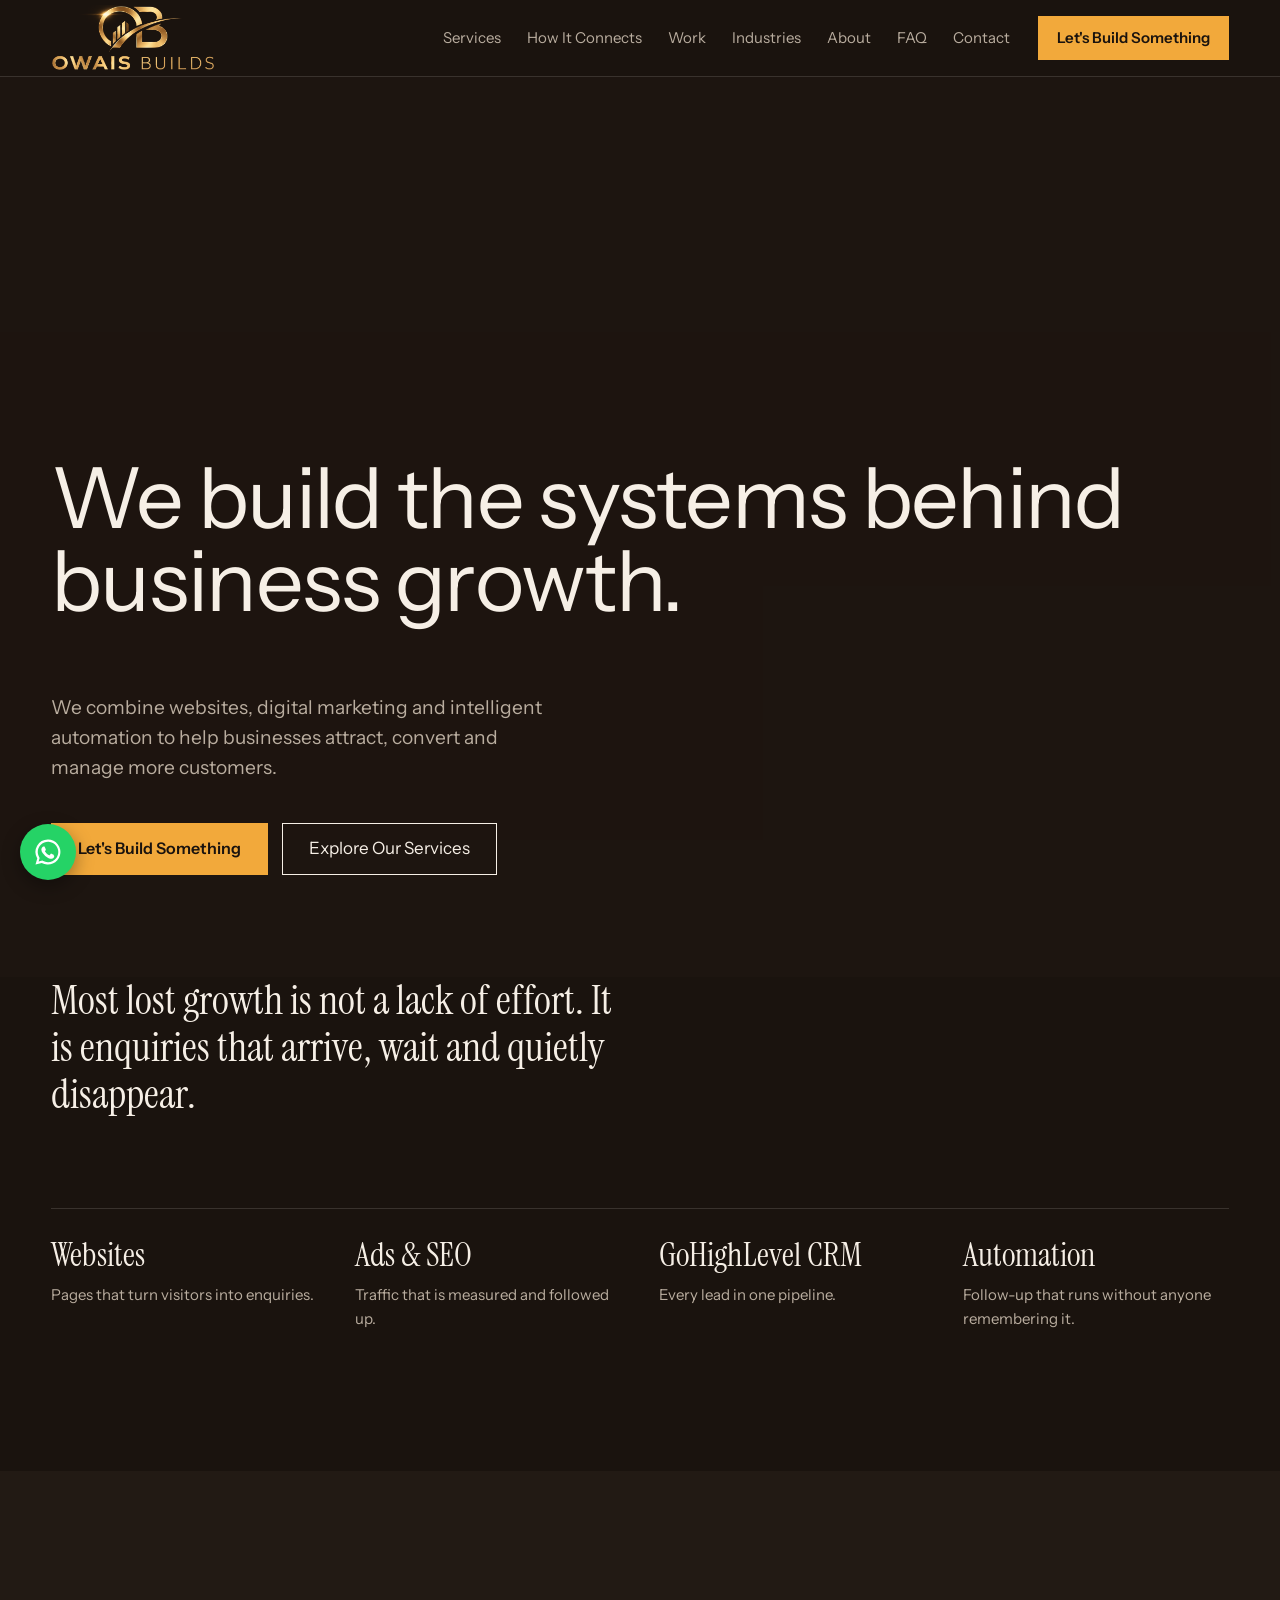
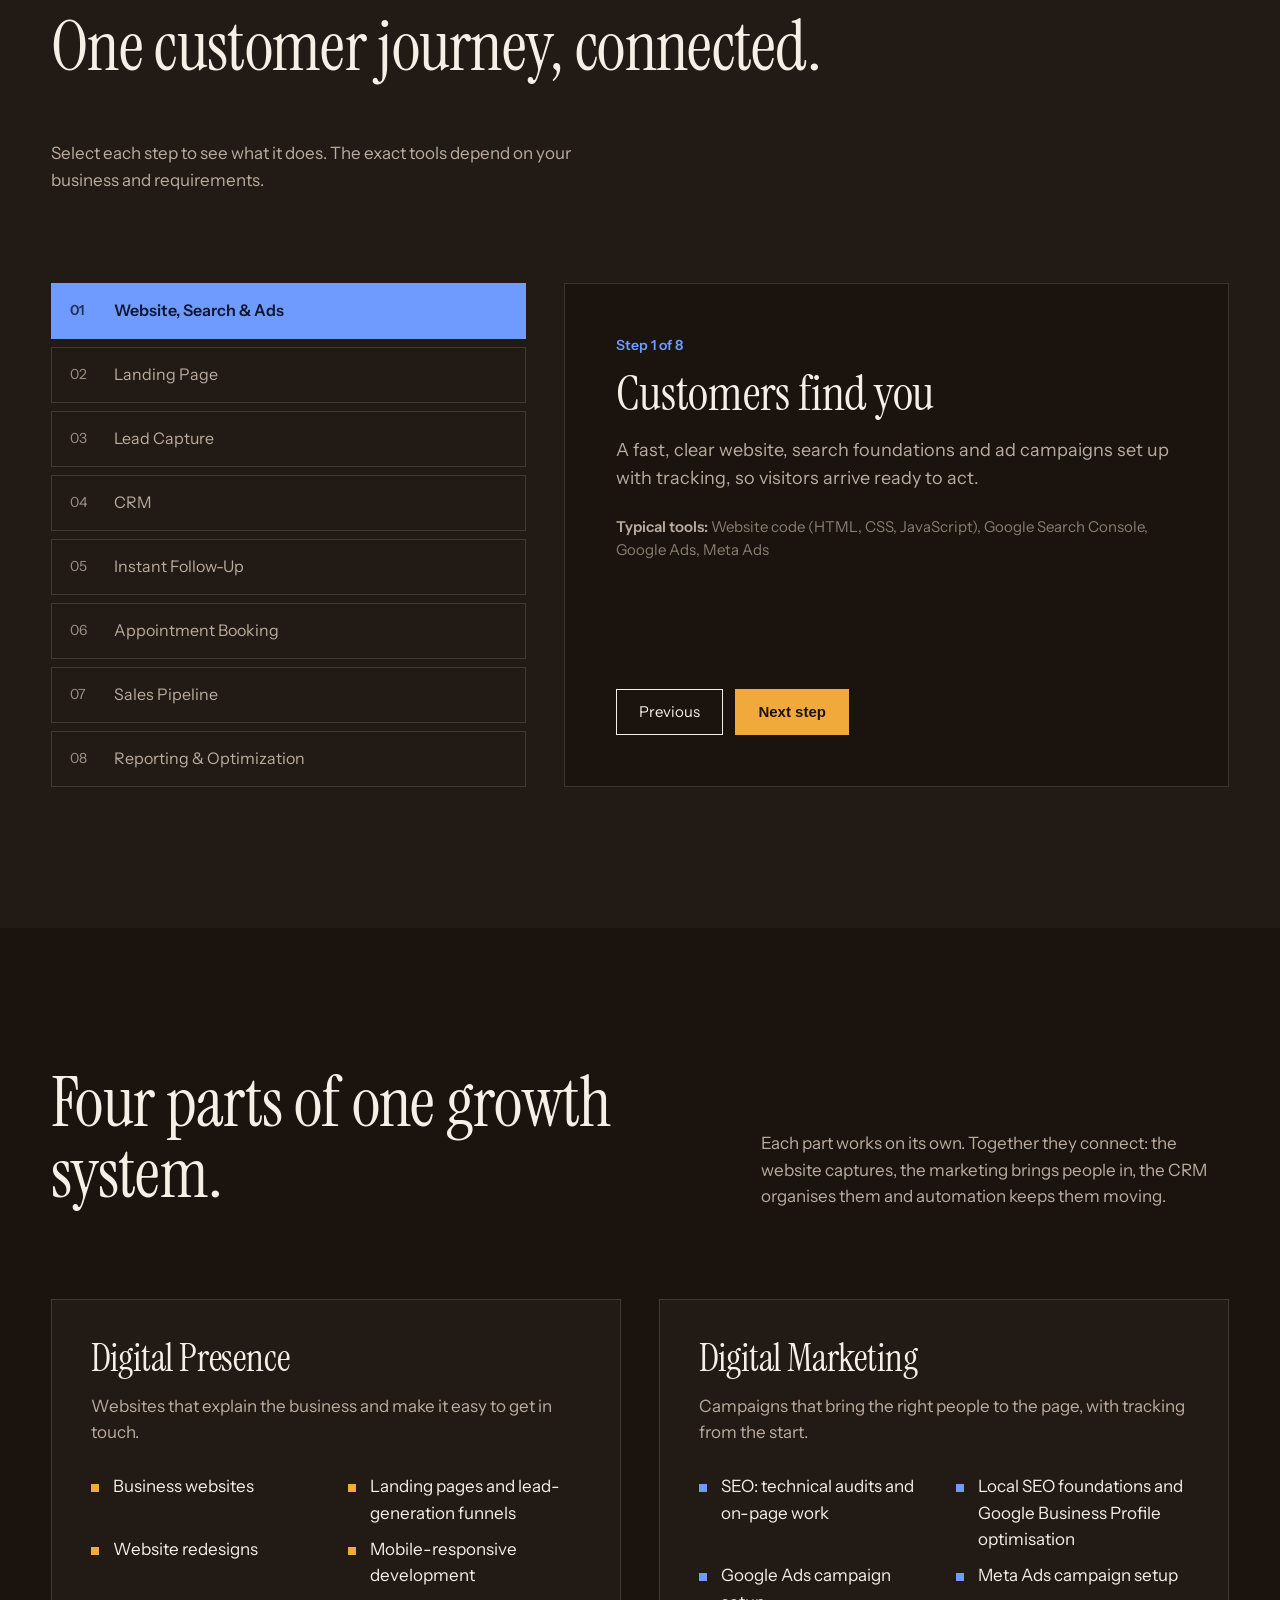
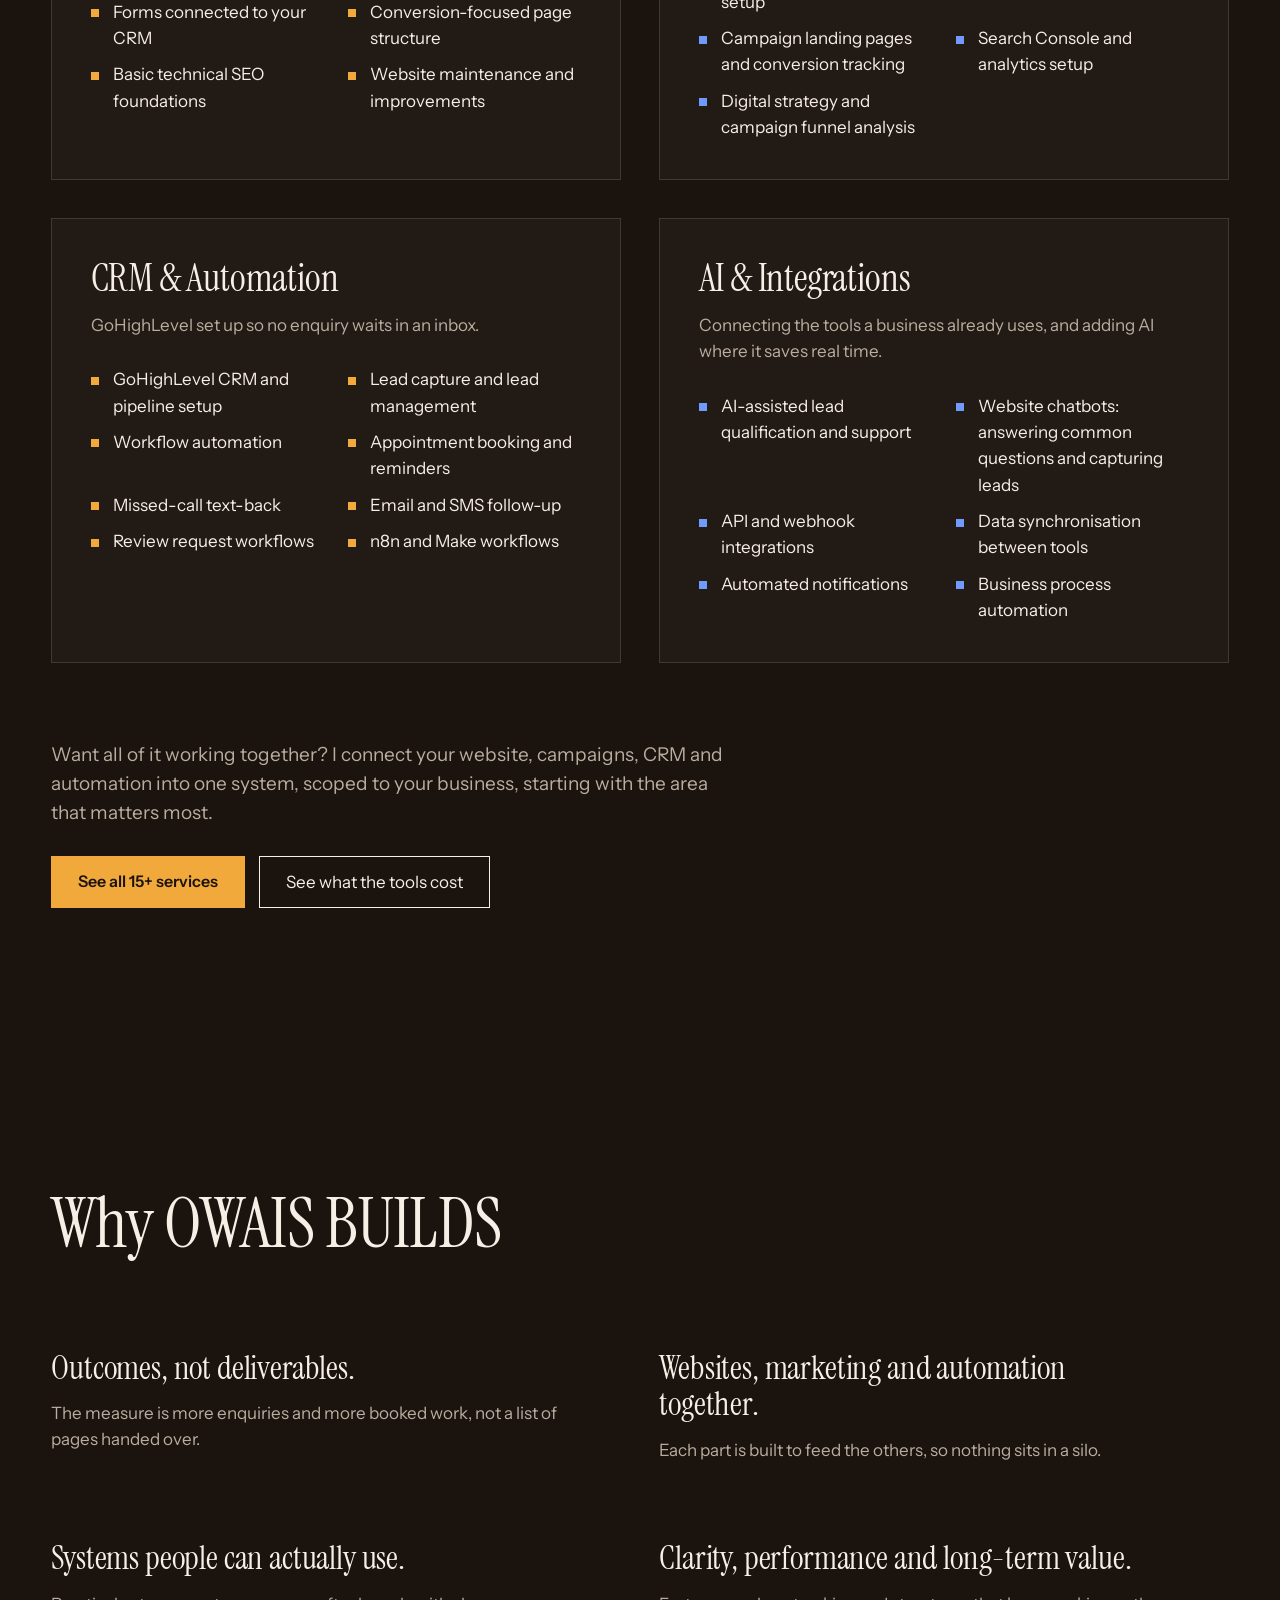
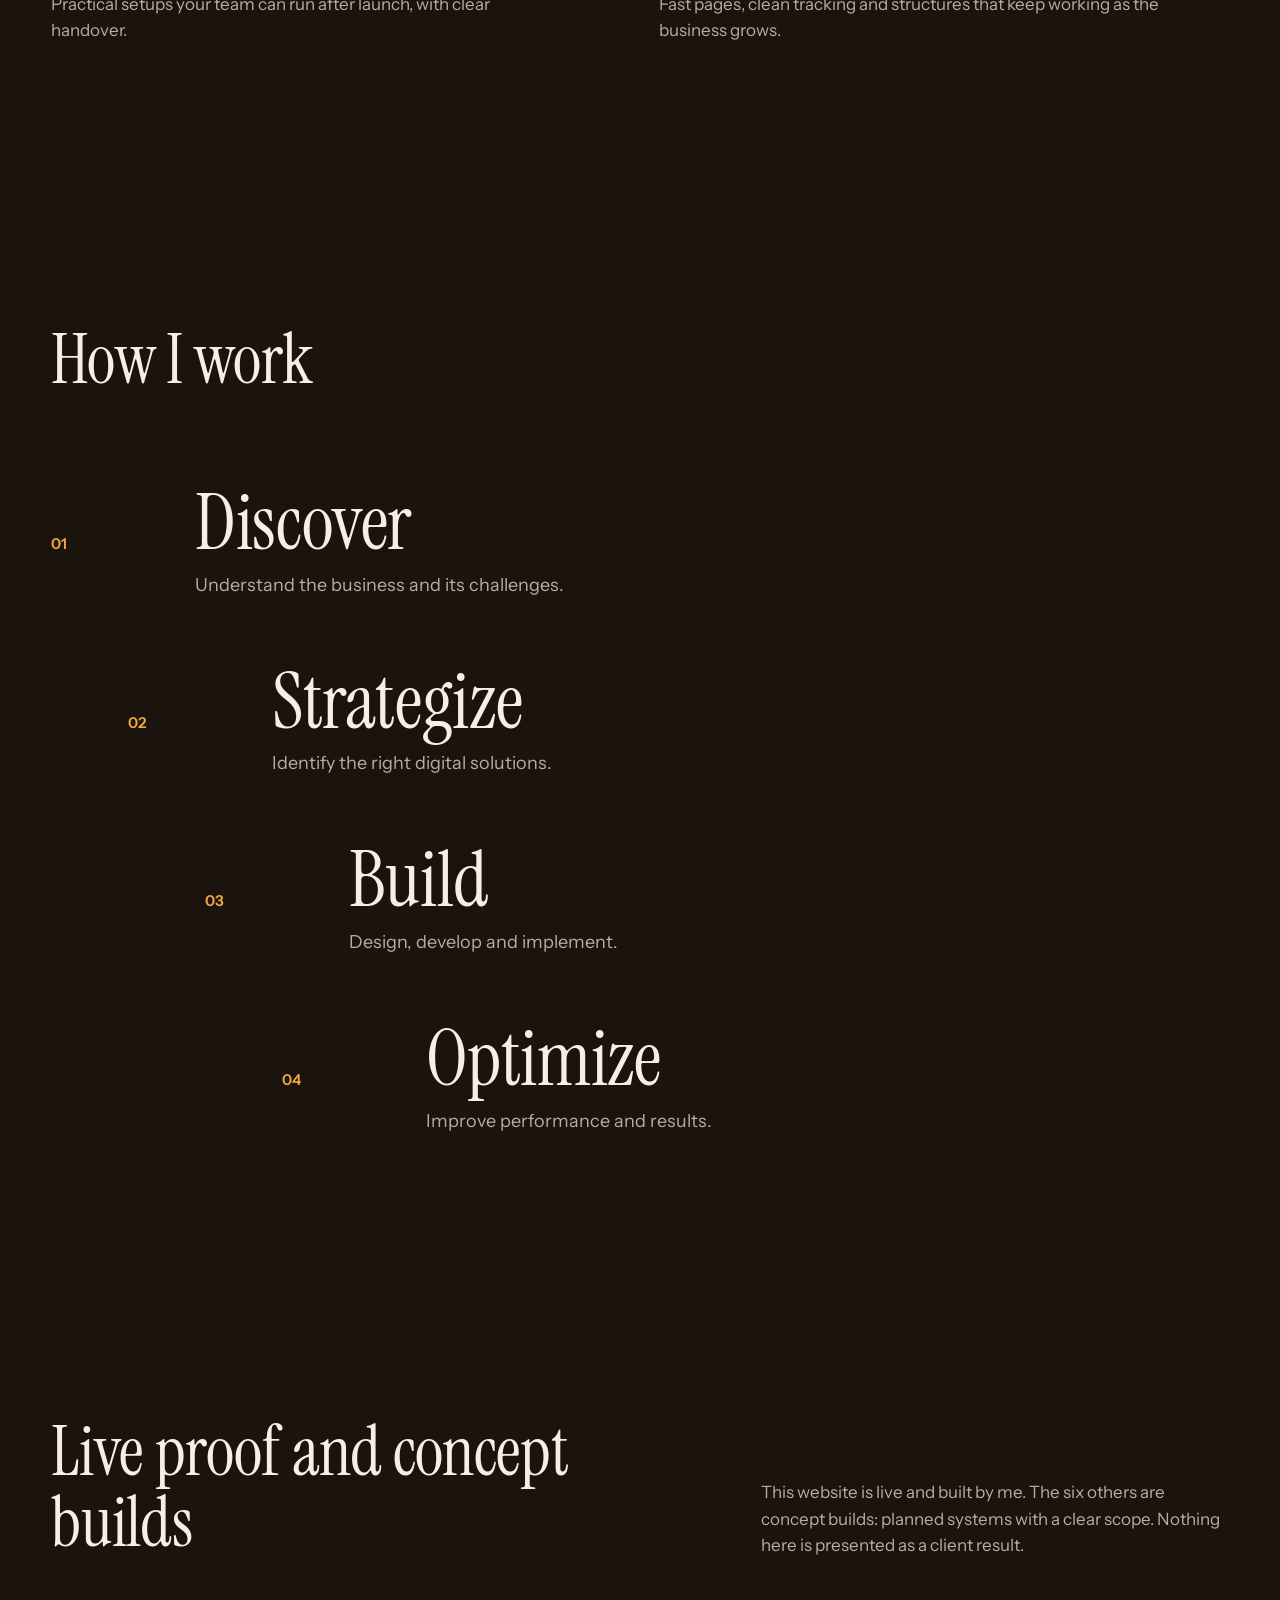
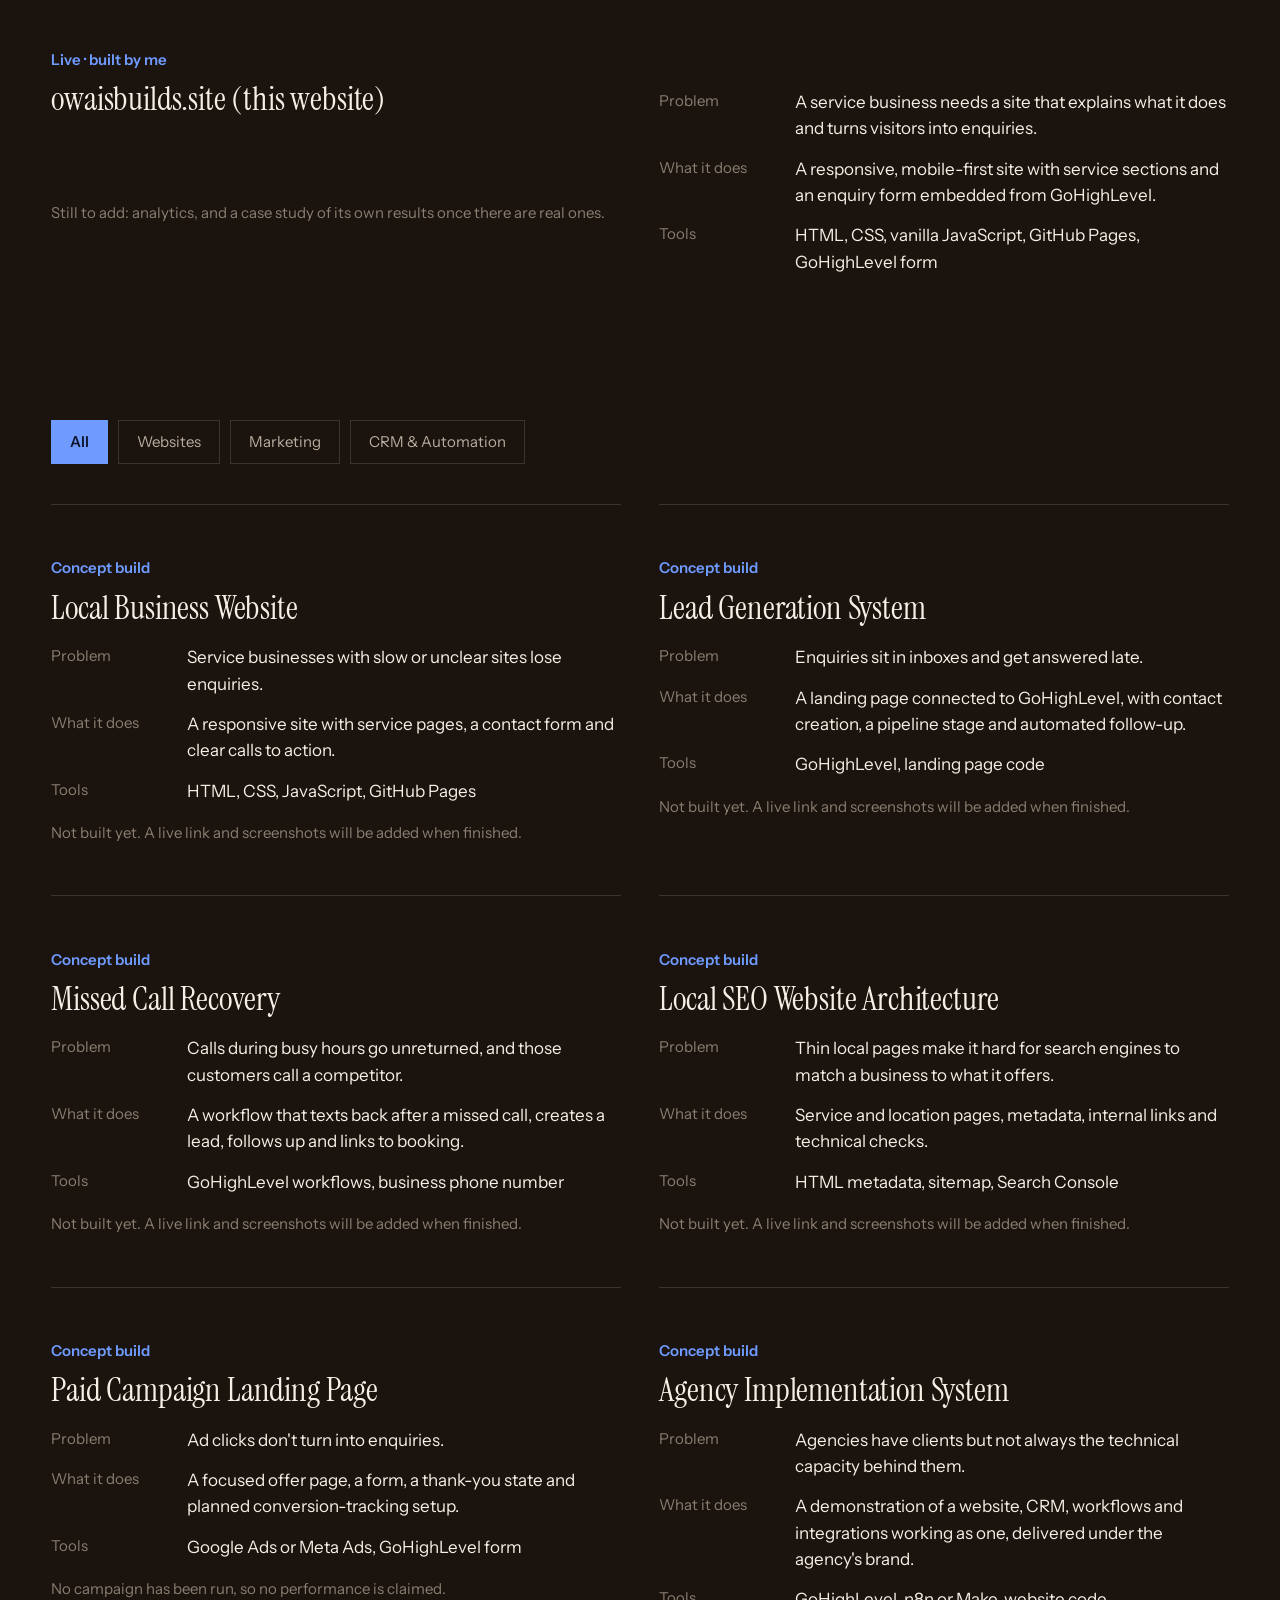
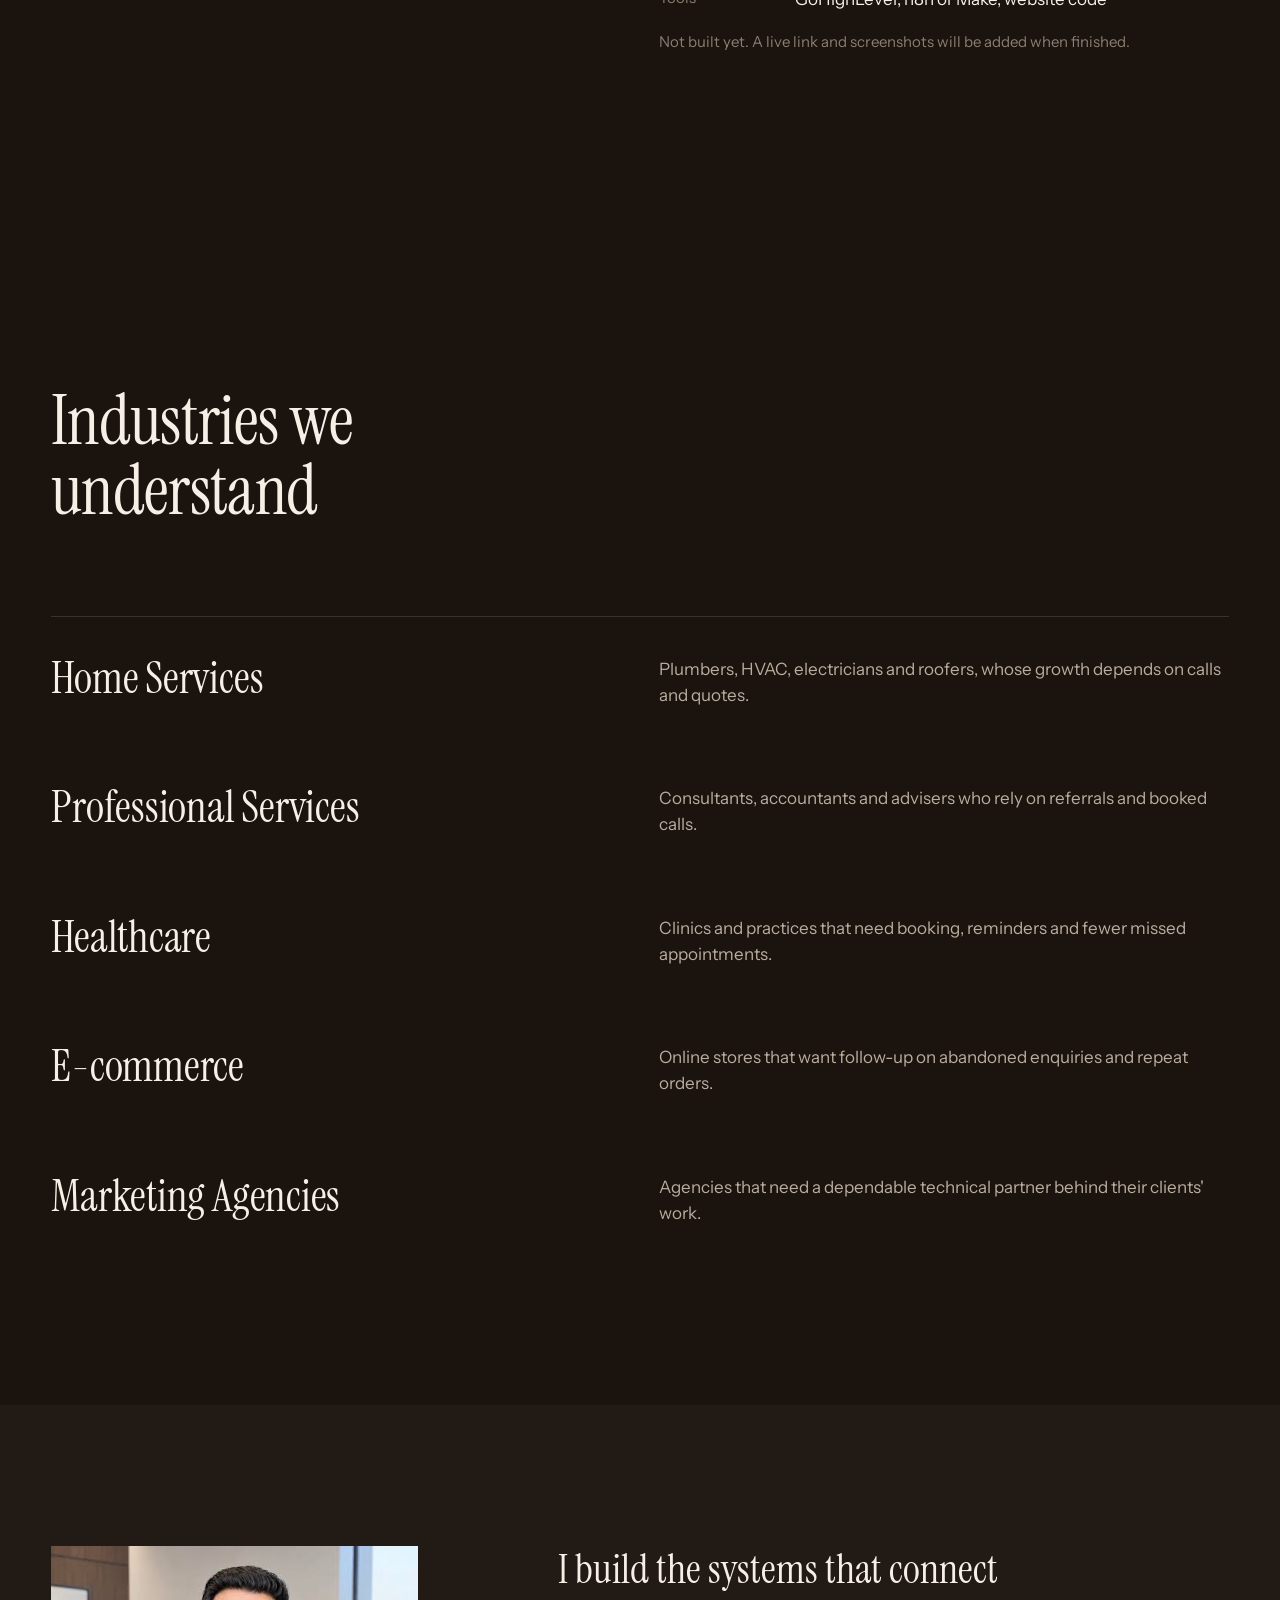
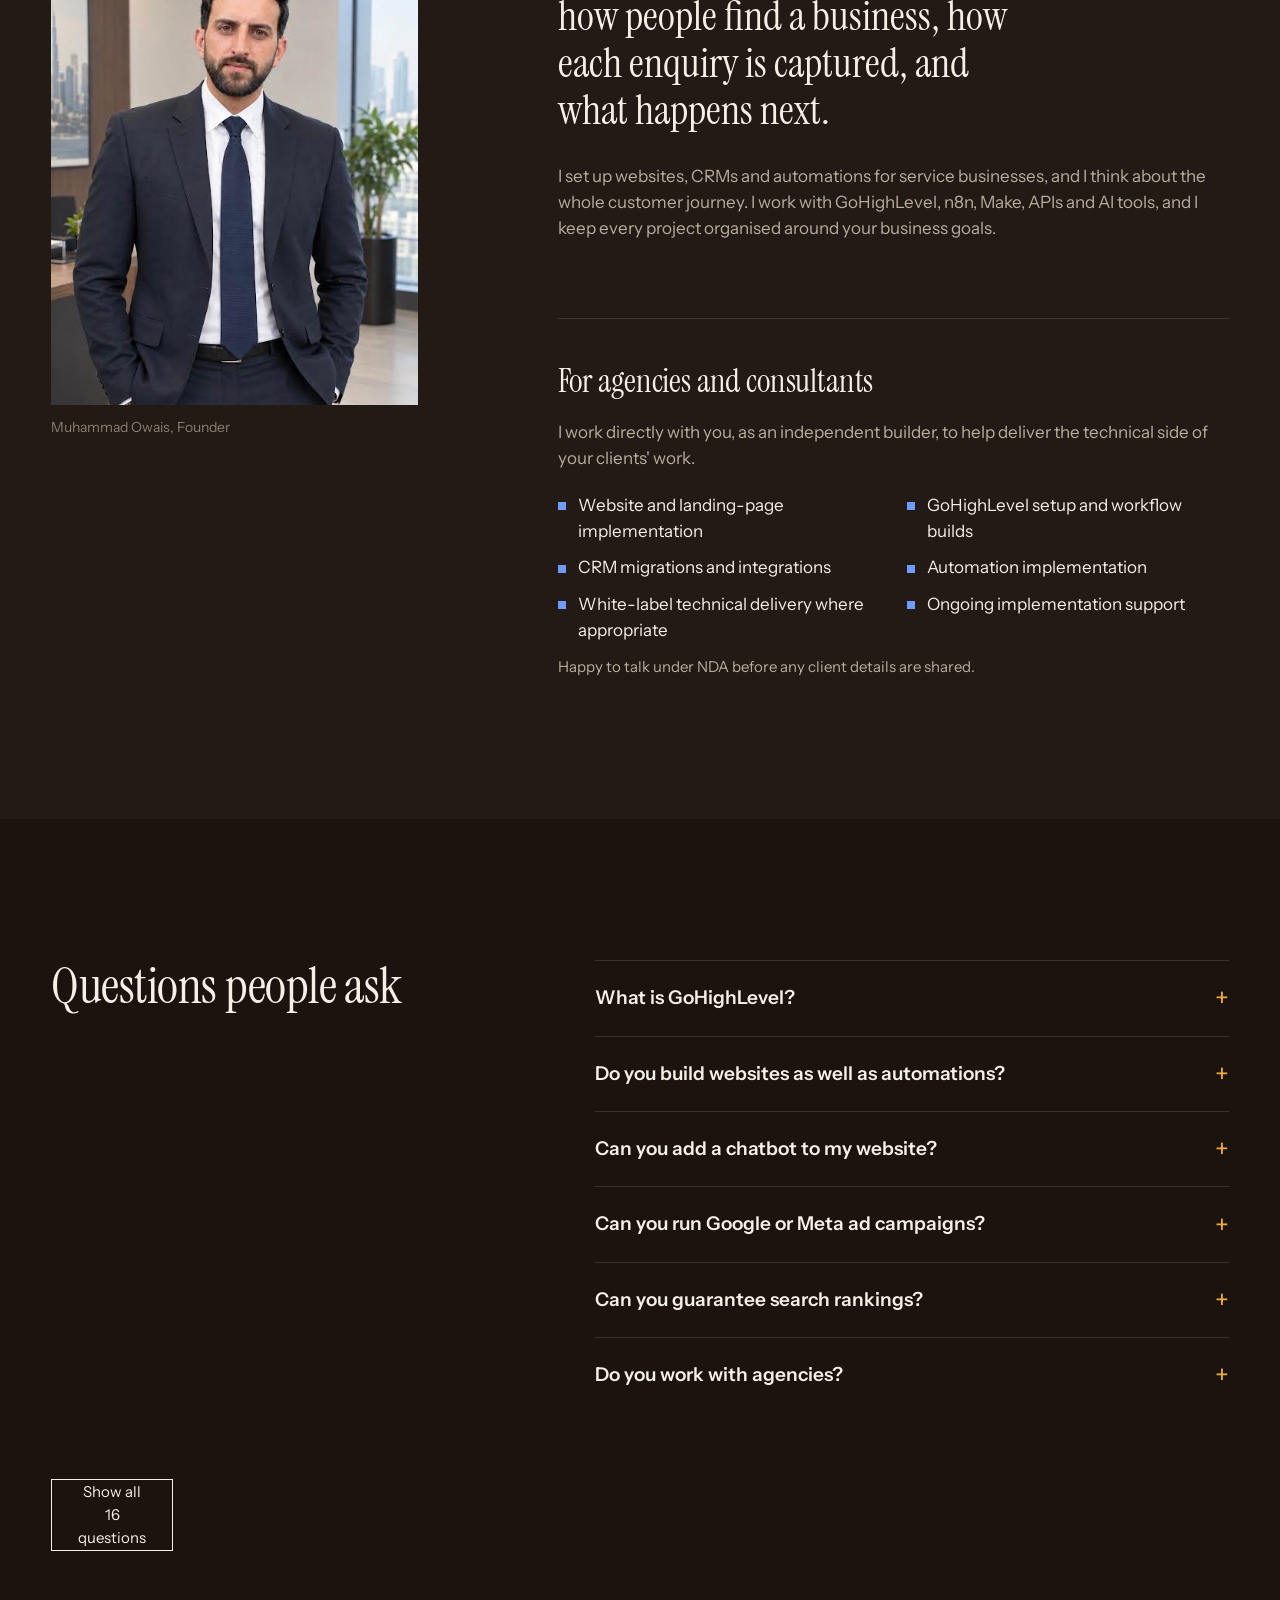
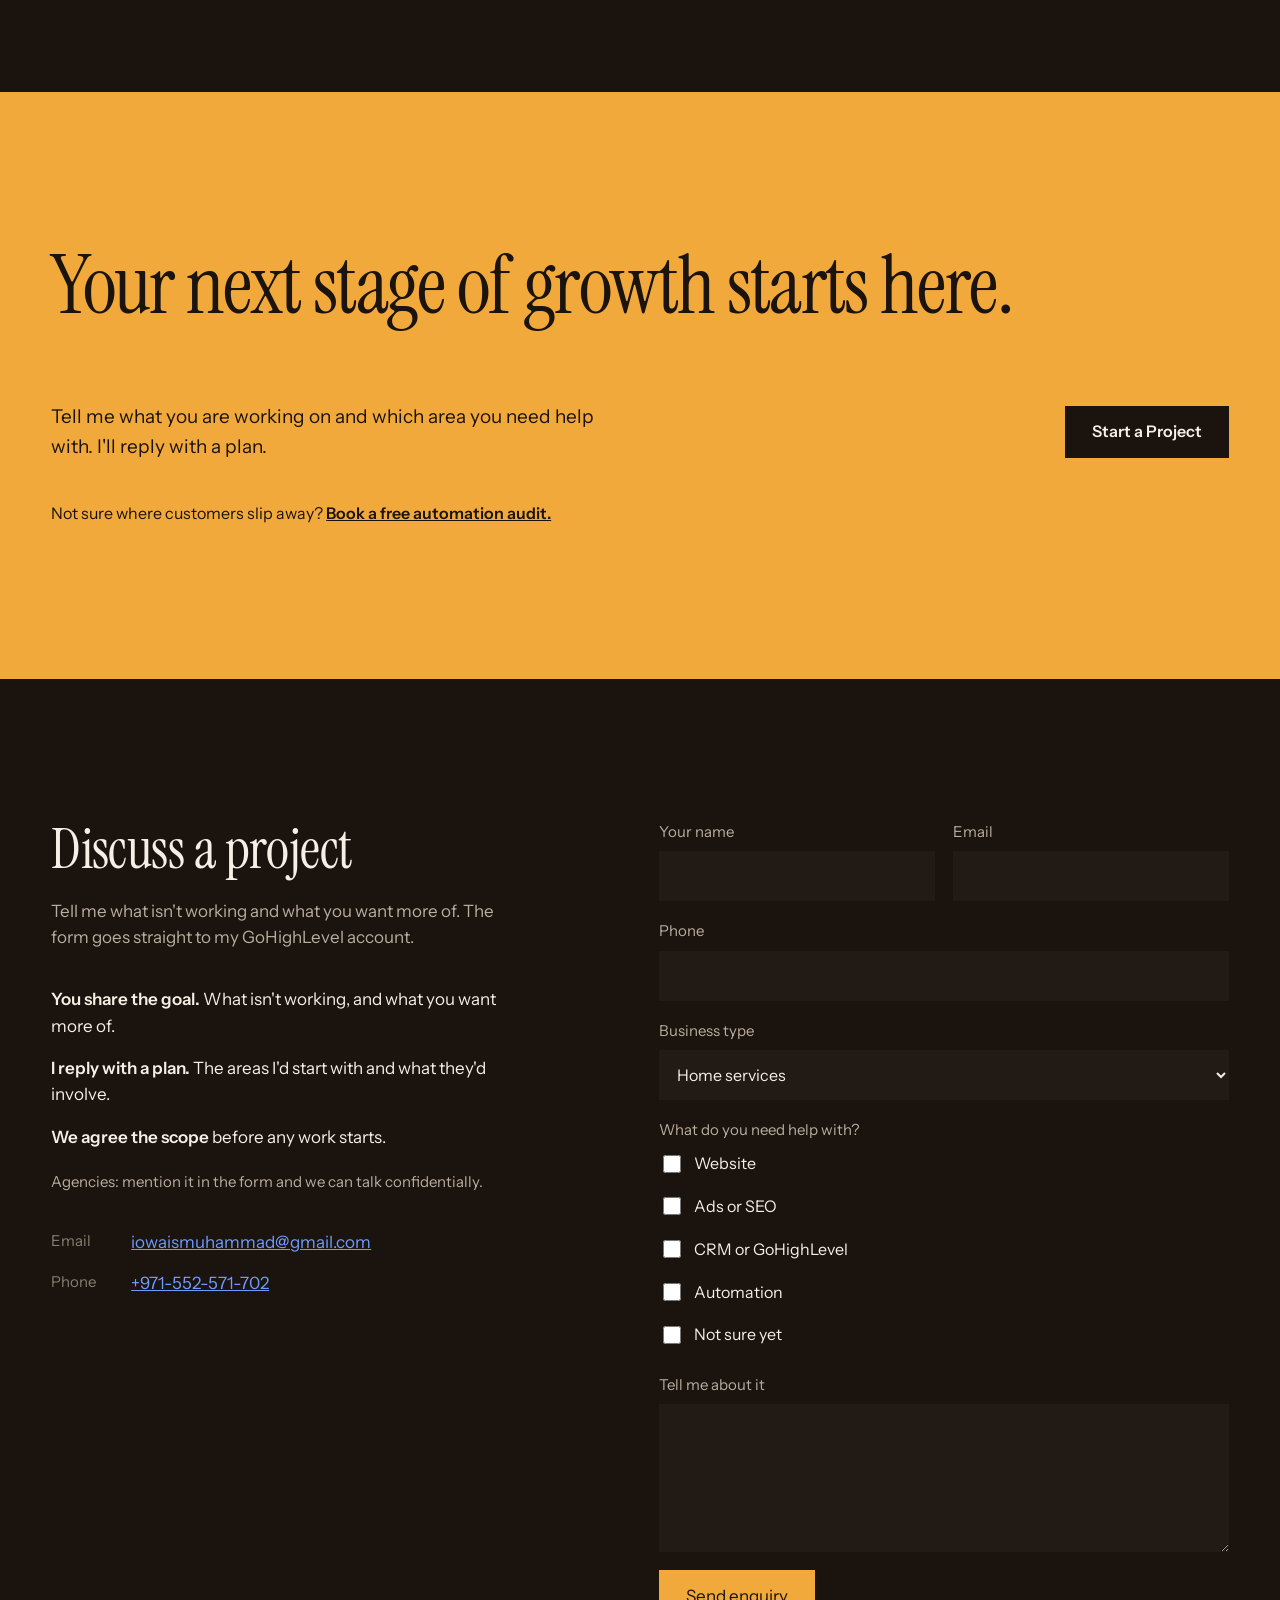
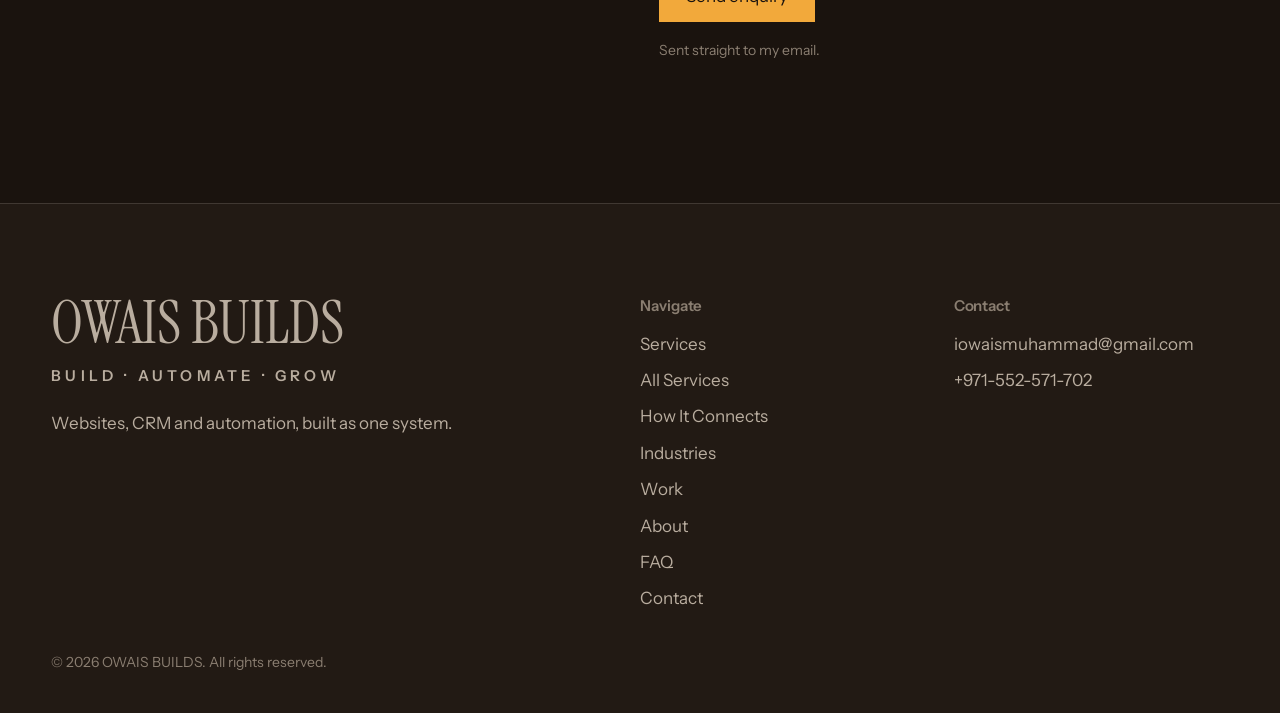
<file: index.html>
<!DOCTYPE html>
<html lang="en">
<head>
<meta charset="UTF-8">
<meta name="viewport" content="width=device-width, initial-scale=1.0">
<title>OWAIS BUILDS | Websites, Marketing &amp; Automation for Growing Businesses</title>
<meta name="description" content="OWAIS BUILDS builds websites, SEO, ads, GoHighLevel CRM and automation as one connected growth system for service businesses and agencies.">
<meta property="og:title" content="OWAIS BUILDS | We build the systems behind business growth">
<meta property="og:description" content="Websites, marketing and intelligent automation that help businesses attract, convert and manage more customers.">
<meta property="og:type" content="website">
<meta property="og:url" content="https://owaisbuilds.site/">
<meta property="og:image" content="https://owaisbuilds.site/assets/icons/og.jpg">
<meta name="twitter:card" content="summary_large_image">
<meta name="twitter:image" content="https://owaisbuilds.site/assets/icons/og.jpg">
<meta name="theme-color" content="#1A130E">
<link rel="icon" type="image/svg+xml" href="assets/icons/favicon.svg">
<link rel="canonical" href="https://owaisbuilds.site/">
<link rel="preconnect" href="https://fonts.googleapis.com">
<link rel="preconnect" href="https://fonts.gstatic.com" crossorigin>
<link href="https://fonts.googleapis.com/css2?family=Instrument+Sans:wght@400;500;600;700&family=Instrument+Serif:ital@0;1&display=swap" rel="stylesheet">
<link rel="stylesheet" href="css/style.css">
<script type="application/ld+json">
{
  "@context": "https://schema.org",
  "@type": "ProfessionalService",
  "name": "OWAIS BUILDS",
  "url": "https://owaisbuilds.site/",
  "description": "Websites, lead generation, SEO, CRM and automation built as one connected system for service businesses and agencies.",
  "founder": { "@type": "Person", "name": "Muhammad Owais" },
  "serviceType": ["Website design and development", "Landing pages", "Lead generation", "Technical SEO foundations", "CRM and GoHighLevel setup", "Workflow automation", "API and webhook integrations"]
}
</script></script>
</head>
<body>
<a class="skip" href="#main">Skip to content</a>

<header class="top">
  <div class="wrap top__row">
    <a class="wordmark" href="#top" aria-label="OWAIS BUILDS home"><img src="assets/icons/logo.png" alt="" width="900" height="507"></a>
    <nav class="top__nav" id="nav-links" aria-label="Main">
      <a href="#services">Services</a>
      <a href="#journey">How It Connects</a>
      <a href="#work">Work</a>
      <a href="#industries">Industries</a>
      <a href="#about">About</a>
      <a href="#faq">FAQ</a>
      <a href="#contact">Contact</a>
    </nav>
    <a class="btn btn--amber top__cta" href="#contact">Let's Build Something</a>
    <button class="top__menu" id="nav-toggle" aria-expanded="false" aria-controls="nav-links">Menu</button>
  </div>
</header>

<main id="main">

<!-- HERO -->
<section class="hero" id="top">
  <video class="hero__video" autoplay muted loop playsinline preload="auto" aria-hidden="true">
    <source src="assets/icons/hero-bg.mp4.mp4" type="video/mp4">
  </video>
  <div class="hero__shade" aria-hidden="true"></div>
  <div class="wrap hero__grid">
    <h1 class="hero__title">We build the systems behind business growth.</h1>
    <div class="hero__copy">
      <p class="hero__lede">We combine websites, digital marketing and intelligent automation to help businesses attract, convert and manage more customers.</p>
      <div class="hero__actions">
        <a class="btn btn--amber" href="#contact">Let's Build Something</a>
        <a class="btn btn--ghost" href="#services">Explore Our Services</a>
      </div>
    </div>
  </div>
</section>

<!-- INTRO STATEMENT -->
<section class="intro">
  <div class="wrap">
    <p class="statement">Most lost growth is not a lack of effort. It is enquiries that arrive, wait and quietly disappear.</p>
    <ul class="facts">
      <li><strong>Websites</strong><span>Pages that turn visitors into enquiries.</span></li>
      <li><strong>Ads &amp; SEO</strong><span>Traffic that is measured and followed up.</span></li>
      <li><strong>GoHighLevel CRM</strong><span>Every lead in one pipeline.</span></li>
      <li><strong>Automation</strong><span>Follow-up that runs without anyone remembering it.</span></li>
    </ul>
  </div>
</section>

<!-- CONNECTED JOURNEY (interactive) -->
<section class="section journey" id="journey">
    <div class="wrap">
      <header class="section__head">
        <h2>One customer journey, connected.</h2>
        <p>Select each step to see what it does. The exact tools depend on your business and requirements.</p>
      </header>
      <div class="journey__wrap">
        <ol class="journey__steps">
          <li><button class="journey__step is-active" type="button" aria-pressed="true" data-title="Customers find you" data-text="A fast, clear website, search foundations and ad campaigns set up with tracking, so visitors arrive ready to act." data-tools="Website code (HTML, CSS, JavaScript), Google Search Console, Google Ads, Meta Ads"><span class="journey__num">01</span><span class="journey__name">Website, Search &amp; Ads</span></button></li>
          <li><button class="journey__step" type="button" aria-pressed="false" data-title="A focused page for one offer" data-text="One clear offer, a short form and a thank-you state. Built to convert visitors who came from a specific campaign or search." data-tools="HTML, CSS, JavaScript, GoHighLevel forms"><span class="journey__num">02</span><span class="journey__name">Landing Page</span></button></li>
          <li><button class="journey__step" type="button" aria-pressed="false" data-title="Every enquiry is captured" data-text="Forms, calls and campaign leads go straight into your CRM with the source recorded, so no enquiry gets lost in an inbox." data-tools="GoHighLevel forms, webhooks, n8n, Make"><span class="journey__num">03</span><span class="journey__name">Lead Capture</span></button></li>
          <li><button class="journey__step" type="button" aria-pressed="false" data-title="Each lead becomes a contact" data-text="The lead is created as a contact in GoHighLevel, tagged by source and interest, and placed in a pipeline stage." data-tools="GoHighLevel CRM"><span class="journey__num">04</span><span class="journey__name">CRM</span></button></li>
          <li><button class="journey__step" type="button" aria-pressed="false" data-title="A response within minutes" data-text="SMS and email go out right away, including a text-back after a missed call, while the lead is still interested." data-tools="GoHighLevel SMS and email workflows, AI assistants where appropriate"><span class="journey__num">05</span><span class="journey__name">Instant Follow-Up</span></button></li>
          <li><button class="journey__step" type="button" aria-pressed="false" data-title="The lead books a time" data-text="The lead picks a slot from your calendar. Automatic confirmations and reminders cut down on no-shows." data-tools="GoHighLevel calendars and reminders"><span class="journey__num">06</span><span class="journey__name">Appointment Booking</span></button></li>
          <li><button class="journey__step" type="button" aria-pressed="false" data-title="Opportunities move forward" data-text="As leads take action, they move through pipeline stages automatically, so follow-up happens on time, not from memory." data-tools="GoHighLevel pipelines, n8n, Make"><span class="journey__num">07</span><span class="journey__name">Sales Pipeline</span></button></li>
          <li><button class="journey__step" type="button" aria-pressed="false" data-title="See what works, then improve it" data-text="Track where enquiries come from and where they drop off, then adjust the page, the message or the workflow based on the data." data-tools="GoHighLevel reporting, Google Analytics, Search Console"><span class="journey__num">08</span><span class="journey__name">Reporting &amp; Optimization</span></button></li>
        </ol>

        <div class="journey__panel" aria-live="polite">
          <p class="journey__label" id="journey-label">Step 1 of 8</p>
          <h3 class="journey__title" id="journey-title">Customers find you</h3>
          <p class="journey__text" id="journey-text">A fast, clear website, search foundations and ad campaigns set up with tracking, so visitors arrive ready to act.</p>
          <p class="journey__tools"><strong>Typical tools:</strong> <span id="journey-tools">Website code (HTML, CSS, JavaScript), Google Search Console, Google Ads, Meta Ads</span></p>
          <div class="journey__nav">
            <button class="btn btn--ghost" type="button" id="journey-prev">Previous</button>
            <button class="btn btn--amber" type="button" id="journey-next">Next step</button>
          </div>
        </div>
      </div>
    </div>
  </section>

<!-- SERVICES -->
<section class="section services" id="services">
  <div class="wrap">
    <header class="section__head">
      <h2>Four parts of one growth system.</h2>
      <p>Each part works on its own. Together they connect: the website captures, the marketing brings people in, the CRM organises them and automation keeps them moving.</p>
    </header>

    <div class="svc-grid">
    <article class="svc">
      <div class="svc__name">
        <h3>Digital Presence</h3>
        <p>Websites that explain the business and make it easy to get in touch.</p>
      </div>
      <ul class="svc__list">
        <li>Business websites</li>
        <li>Landing pages and lead-generation funnels</li>
        <li>Website redesigns</li>
        <li>Mobile-responsive development</li>
        <li>Forms connected to your CRM</li>
        <li>Conversion-focused page structure</li>
        <li>Basic technical SEO foundations</li>
        <li>Website maintenance and improvements</li>
      </ul>
    </article>

    <article class="svc">
      <div class="svc__name">
        <h3>Digital Marketing</h3>
        <p>Campaigns that bring the right people to the page, with tracking from the start.</p>
      </div>
      <ul class="svc__list">
        <li>SEO: technical audits and on-page work</li>
        <li>Local SEO foundations and Google Business Profile optimisation</li>
        <li>Google Ads campaign setup</li>
        <li>Meta Ads campaign setup</li>
        <li>Campaign landing pages and conversion tracking</li>
        <li>Search Console and analytics setup</li>
        <li>Digital strategy and campaign funnel analysis</li>
      </ul>
    </article>

    <article class="svc">
      <div class="svc__name">
        <h3>CRM &amp; Automation</h3>
        <p>GoHighLevel set up so no enquiry waits in an inbox.</p>
      </div>
      <ul class="svc__list">
        <li>GoHighLevel CRM and pipeline setup</li>
        <li>Lead capture and lead management</li>
        <li>Workflow automation</li>
        <li>Appointment booking and reminders</li>
        <li>Missed-call text-back</li>
        <li>Email and SMS follow-up</li>
        <li>Review request workflows</li>
        <li>n8n and Make workflows</li>
      </ul>
    </article>

    <article class="svc">
      <div class="svc__name">
        <h3>AI &amp; Integrations</h3>
        <p>Connecting the tools a business already uses, and adding AI where it saves real time.</p>
      </div>
      <ul class="svc__list">
        <li>AI-assisted lead qualification and support</li>
        <li>Website chatbots: answering common questions and capturing leads</li>
        <li>API and webhook integrations</li>
        <li>Data synchronisation between tools</li>
        <li>Automated notifications</li>
        <li>Business process automation</li>
      </ul>
    </article>
    </div>

    <p class="svc__note">Want all of it working together? I connect your website, campaigns, CRM and automation into one system, scoped to your business, starting with the area that matters most.</p>
    <p style="margin-top:28px;display:flex;gap:14px;flex-wrap:wrap"><a class="btn btn--amber" href="services/">See all 15+ services</a><a class="btn btn--ghost" href="pricing/">See what the tools cost</a></p>
  </div>
</section>

<!-- WHY -->
<section class="section why">
  <div class="wrap">
    <header class="section__head">
      <h2>Why OWAIS BUILDS</h2>
    </header>
    <ol class="why__list">
      <li><h3>Outcomes, not deliverables.</h3><p>The measure is more enquiries and more booked work, not a list of pages handed over.</p></li>
      <li><h3>Websites, marketing and automation together.</h3><p>Each part is built to feed the others, so nothing sits in a silo.</p></li>
      <li><h3>Systems people can actually use.</h3><p>Practical setups your team can run after launch, with clear handover.</p></li>
      <li><h3>Clarity, performance and long-term value.</h3><p>Fast pages, clean tracking and structures that keep working as the business grows.</p></li>
    </ol>
  </div>
</section>

<!-- PROCESS -->
<section class="section process">
  <div class="wrap">
    <header class="section__head">
      <h2>How I work</h2>
    </header>
    <ol class="steps">
      <li><span class="steps__no">01</span><h3>Discover</h3><p>Understand the business and its challenges.</p></li>
      <li><span class="steps__no">02</span><h3>Strategize</h3><p>Identify the right digital solutions.</p></li>
      <li><span class="steps__no">03</span><h3>Build</h3><p>Design, develop and implement.</p></li>
      <li><span class="steps__no">04</span><h3>Optimize</h3><p>Improve performance and results.</p></li>
    </ol>
  </div>
</section>

<!-- WORK -->
<section class="section work" id="work">
  <div class="wrap">
    <header class="section__head">
      <h2>Live proof and concept builds</h2>
      <p>This website is live and built by me. The six others are concept builds: planned systems with a clear scope. Nothing here is presented as a client result.</p>
    </header>

    <article class="proj proj--live">
      <p class="proj__tag">Live · built by me</p>
      <h3>owaisbuilds.site (this website)</h3>
      <dl>
        <div><dt>Problem</dt><dd>A service business needs a site that explains what it does and turns visitors into enquiries.</dd></div>
        <div><dt>What it does</dt><dd>A responsive, mobile-first site with service sections and an enquiry form embedded from GoHighLevel.</dd></div>
        <div><dt>Tools</dt><dd>HTML, CSS, vanilla JavaScript, GitHub Pages, GoHighLevel form</dd></div>
      </dl>
      <p class="proj__note">Still to add: analytics, and a case study of its own results once there are real ones.</p>
    </article>

    <div class="filters" role="group" aria-label="Filter concept builds">
      <button class="filter" type="button" data-filter="all" aria-pressed="true">All</button>
      <button class="filter" type="button" data-filter="websites" aria-pressed="false">Websites</button>
      <button class="filter" type="button" data-filter="marketing" aria-pressed="false">Marketing</button>
      <button class="filter" type="button" data-filter="crm" aria-pressed="false">CRM &amp; Automation</button>
    </div>

    <div class="proj-grid">
      <article class="proj" data-cat="websites">
        <p class="proj__tag">Concept build</p>
        <h3>Local Business Website</h3>
        <dl>
          <div><dt>Problem</dt><dd>Service businesses with slow or unclear sites lose enquiries.</dd></div>
          <div><dt>What it does</dt><dd>A responsive site with service pages, a contact form and clear calls to action.</dd></div>
          <div><dt>Tools</dt><dd>HTML, CSS, JavaScript, GitHub Pages</dd></div>
        </dl>
        <p class="proj__note">Not built yet. A live link and screenshots will be added when finished.</p>
      </article>
      <article class="proj" data-cat="crm">
        <p class="proj__tag">Concept build</p>
        <h3>Lead Generation System</h3>
        <dl>
          <div><dt>Problem</dt><dd>Enquiries sit in inboxes and get answered late.</dd></div>
          <div><dt>What it does</dt><dd>A landing page connected to GoHighLevel, with contact creation, a pipeline stage and automated follow-up.</dd></div>
          <div><dt>Tools</dt><dd>GoHighLevel, landing page code</dd></div>
        </dl>
        <p class="proj__note">Not built yet. A live link and screenshots will be added when finished.</p>
      </article>
      <article class="proj" data-cat="crm">
        <p class="proj__tag">Concept build</p>
        <h3>Missed Call Recovery</h3>
        <dl>
          <div><dt>Problem</dt><dd>Calls during busy hours go unreturned, and those customers call a competitor.</dd></div>
          <div><dt>What it does</dt><dd>A workflow that texts back after a missed call, creates a lead, follows up and links to booking.</dd></div>
          <div><dt>Tools</dt><dd>GoHighLevel workflows, business phone number</dd></div>
        </dl>
        <p class="proj__note">Not built yet. A live link and screenshots will be added when finished.</p>
      </article>
      <article class="proj" data-cat="marketing">
        <p class="proj__tag">Concept build</p>
        <h3>Local SEO Website Architecture</h3>
        <dl>
          <div><dt>Problem</dt><dd>Thin local pages make it hard for search engines to match a business to what it offers.</dd></div>
          <div><dt>What it does</dt><dd>Service and location pages, metadata, internal links and technical checks.</dd></div>
          <div><dt>Tools</dt><dd>HTML metadata, sitemap, Search Console</dd></div>
        </dl>
        <p class="proj__note">Not built yet. A live link and screenshots will be added when finished.</p>
      </article>
      <article class="proj" data-cat="marketing">
        <p class="proj__tag">Concept build</p>
        <h3>Paid Campaign Landing Page</h3>
        <dl>
          <div><dt>Problem</dt><dd>Ad clicks don't turn into enquiries.</dd></div>
          <div><dt>What it does</dt><dd>A focused offer page, a form, a thank-you state and planned conversion-tracking setup.</dd></div>
          <div><dt>Tools</dt><dd>Google Ads or Meta Ads, GoHighLevel form</dd></div>
        </dl>
        <p class="proj__note">No campaign has been run, so no performance is claimed.</p>
      </article>
      <article class="proj" data-cat="crm">
        <p class="proj__tag">Concept build</p>
        <h3>Agency Implementation System</h3>
        <dl>
          <div><dt>Problem</dt><dd>Agencies have clients but not always the technical capacity behind them.</dd></div>
          <div><dt>What it does</dt><dd>A demonstration of a website, CRM, workflows and integrations working as one, delivered under the agency's brand.</dd></div>
          <div><dt>Tools</dt><dd>GoHighLevel, n8n or Make, website code</dd></div>
        </dl>
        <p class="proj__note">Not built yet. A live link and screenshots will be added when finished.</p>
      </article>
    </div>
  </div>
</section>

<!-- INDUSTRIES -->
<section class="section industries" id="industries">
  <div class="wrap">
    <header class="section__head">
      <h2>Industries we understand</h2>
    </header>
    <ul class="ind">
      <li><h3>Home Services</h3><p>Plumbers, HVAC, electricians and roofers, whose growth depends on calls and quotes.</p></li>
      <li><h3>Professional Services</h3><p>Consultants, accountants and advisers who rely on referrals and booked calls.</p></li>
      <li><h3>Healthcare</h3><p>Clinics and practices that need booking, reminders and fewer missed appointments.</p></li>
      <li><h3>E-commerce</h3><p>Online stores that want follow-up on abandoned enquiries and repeat orders.</p></li>
      <li><h3>Marketing Agencies</h3><p>Agencies that need a dependable technical partner behind their clients' work.</p></li>
    </ul>
  </div>
</section>

<!-- ABOUT -->
<section class="section about" id="about">
  <div class="wrap about__grid">
    <figure class="about__photo">
      <img src="0.jpg" alt="Muhammad Owais, founder of OWAIS BUILDS" width="478" height="717" loading="lazy">
      <figcaption>Muhammad Owais, Founder</figcaption>
    </figure>
    <div class="about__body">
      <p class="statement">I build the systems that connect how people find a business, how each enquiry is captured, and what happens next.</p>
      <p>I set up websites, CRMs and automations for service businesses, and I think about the whole customer journey. I work with GoHighLevel, n8n, Make, APIs and AI tools, and I keep every project organised around your business goals.</p>

      <div class="partners" id="partners">
        <h3>For agencies and consultants</h3>
        <p>I work directly with you, as an independent builder, to help deliver the technical side of your clients' work.</p>
        <ul>
          <li>Website and landing-page implementation</li>
          <li>GoHighLevel setup and workflow builds</li>
          <li>CRM migrations and integrations</li>
          <li>Automation implementation</li>
          <li>White-label technical delivery where appropriate</li>
          <li>Ongoing implementation support</li>
        </ul>
        <p class="partners__note">Happy to talk under NDA before any client details are shared.</p>
      </div>
    </div>
  </div>
</section>

<!-- FAQ -->
<section class="section faq" id="faq">
  <div class="wrap faq__grid">
    <header class="faq__head">
      <h2>Questions people ask</h2>
    </header>
    <div class="faq__text">
      <details class="faq-q">
        <summary>What is GoHighLevel?</summary>
        <p>GoHighLevel (GHL) is an all-in-one CRM and marketing automation platform. It combines lead capture, pipelines, calendars and SMS/email automation in one system, so a business doesn't need ten different tools.</p>
      </details>
      <details class="faq-q">
        <summary>Do you build websites as well as automations?</summary>
        <p>Yes. I design and build responsive websites and landing pages, connect their forms to your CRM, and set up the automation that runs after a lead arrives.</p>
      </details>
      <details class="faq-q">
        <summary>Can you add a chatbot to my website?</summary>
        <p>Yes. I offer website chatbots as a service. A chatbot can answer the questions visitors ask most often, take their details, and send each enquiry into your CRM so nothing is lost. I set it up around your services and your own answers, and it is scoped separately like other automation work.</p>
      </details>
      <details class="faq-q">
        <summary>Can you run Google or Meta ad campaigns?</summary>
        <p>I can set up campaigns, landing pages, lead forms and conversion tracking. I don't manage large ad budgets, and I won't promise specific results.</p>
      </details>
      <details class="faq-q">
        <summary>Can you guarantee search rankings?</summary>
        <p>No one can honestly guarantee rankings. I set up the foundations: site structure, metadata, technical checks and Search Console. Results depend on many factors, and ongoing SEO is scoped separately.</p>
      </details>
      <details class="faq-q">
        <summary>Do you work with agencies?</summary>
        <p>Yes. I can build websites, landing pages, CRM workflows and integrations for agencies, behind the scenes and under their brand where appropriate. Partnerships can be discussed confidentially.</p>
      </details>
      <details class="faq-q">
        <summary>What does it cost?</summary>
        <p>It depends on scope. Tell me what you need and the budget you have in mind, and I'll suggest a realistic starting point. My pricing is built for small businesses.</p>
      </details>
      <details class="faq-q">
        <summary>What businesses can benefit from automation?</summary>
        <p>Any business that relies on leads and appointments: clinics, real estate, home services, salons, gyms, law firms and more. If people contact you and you need to follow up, automation helps.</p>
      </details>
      <details class="faq-q">
        <summary>Can you build my GoHighLevel CRM?</summary>
        <p>Yes. I can set up your CRM, pipelines and stages so every lead is organized and easy to track.</p>
      </details>
      <details class="faq-q">
        <summary>Can you automate lead follow-up?</summary>
        <p>Yes. I build automated SMS and email sequences so new leads get a quick response and stay engaged until they book.</p>
      </details>
      <details class="faq-q">
        <summary>Can you automate appointment booking?</summary>
        <p>Yes. I set up booking calendars with automated confirmations and reminders, so fewer appointments get missed.</p>
      </details>
      <details class="faq-q">
        <summary>Can you recover missed calls automatically?</summary>
        <p>Yes. A missed call can trigger a text-back and create a lead in your CRM, so a busy phone line doesn't quietly cost you a customer.</p>
      </details>
      <details class="faq-q">
        <summary>Can you connect my existing tools?</summary>
        <p>In most cases, yes. Through APIs, webhooks or tools like n8n and Make, I can connect GoHighLevel to the software you already use.</p>
      </details>
      <details class="faq-q">
        <summary>Can you build custom workflows?</summary>
        <p>Yes. If your business has a process that doesn't fit a standard template, I build a custom automation around it.</p>
      </details>
      <details class="faq-q">
        <summary>Do I need GoHighLevel before contacting you?</summary>
        <p>No. If you don't have GoHighLevel yet, I can help you get set up as part of the project.</p>
      </details>
      <details class="faq-q">
        <summary>How does the consultation work?</summary>
        <p>We start with a free call where I learn about your business and current process. From there, I put together a plan for what to automate and how.</p>
      </details>
    </div>
    <button class="btn btn--ghost faq__more" type="button" id="faq-more" aria-expanded="false" hidden>Show all questions</button>
  </div>
</section>

<!-- FINAL CTA -->
<section class="close">
  <div class="wrap">
    <h2 class="close__title">Your next stage of growth starts here.</h2>
    <div class="close__row">
      <p>Tell me what you are working on and which area you need help with. I'll reply with a plan.</p>
      <a class="btn btn--dark" href="#contact">Start a Project</a>
    </div>
    <p class="close__audit">Not sure where customers slip away? <a href="#contact">Book a free automation audit.</a></p>
  </div>
</section>

<!-- CONTACT -->
<section class="section contact" id="contact">
  <div class="wrap contact__grid">
    <div class="contact__copy">
      <h2>Discuss a project</h2>
      <p>Tell me what isn't working and what you want more of. The form goes straight to my GoHighLevel account.</p>
      <ol class="contact__steps">
        <li><strong>You share the goal.</strong> What isn't working, and what you want more of.</li>
        <li><strong>I reply with a plan.</strong> The areas I'd start with and what they'd involve.</li>
        <li><strong>We agree the scope</strong> before any work starts.</li>
      </ol>
      <p class="contact__note">Agencies: mention it in the form and we can talk confidentially.</p>
      <ul class="contact__info">
        <li><span>Email</span><a href="mailto:iowaismuhammad@gmail.com">iowaismuhammad@gmail.com</a></li>
        <li><span>Phone</span><a href="tel:+971552571702">+971-552-571-702</a></li>
      </ul>
    </div>
    <div class="contact__form">
<form class="enquiry" action="https://formsubmit.co/iowaismuhammad@gmail.com" method="POST">
        <input type="hidden" name="_subject" value="New enquiry from owaisbuilds.site">
        <input type="hidden" name="_template" value="table">
        <input type="hidden" name="_captcha" value="true">
        <p class="enquiry__honey" aria-hidden="true"><label>Leave this empty <input type="text" name="_honey" tabindex="-1" autocomplete="off"></label></p>

        <div class="enquiry__row">
          <label class="field">Your name <input type="text" name="name" required autocomplete="name"></label>
          <label class="field">Email <input type="email" name="email" required autocomplete="email"></label>
        </div>
        <label class="field">Phone <input type="tel" name="phone" required autocomplete="tel"></label>
        <label class="field">Business type
          <select name="business">
            <option>Home services</option>
            <option>Professional services</option>
            <option>Healthcare</option>
            <option>E-commerce</option>
            <option>Marketing agency</option>
            <option>Other</option>
          </select>
        </label>
        <fieldset class="enquiry__need">
          <legend>What do you need help with?</legend>
          <label><input type="checkbox" name="need" value="Website"> Website</label>
          <label><input type="checkbox" name="need" value="Ads or SEO"> Ads or SEO</label>
          <label><input type="checkbox" name="need" value="CRM or GoHighLevel"> CRM or GoHighLevel</label>
          <label><input type="checkbox" name="need" value="Automation"> Automation</label>
          <label><input type="checkbox" name="need" value="Not sure yet"> Not sure yet</label>
        </fieldset>
        <label class="field">Tell me about it <textarea name="message" rows="5" required></textarea></label>
        <button class="btn btn--amber enquiry__submit" type="submit">Send enquiry</button>
        <p class="enquiry__note">Sent straight to my email.</p>
      </form>
    </div>
  </div>
</section>
</main>

<footer class="foot">
  <div class="wrap foot__cols">
    <div>
      <p class="foot__name">OWAIS BUILDS</p>
      <p class="foot__tag">Build &middot; Automate &middot; Grow</p>
      <p>Websites, CRM and automation, built as one system.</p>
    </div>
    <nav aria-label="Footer">
      <h3>Navigate</h3>
      <a href="#services">Services</a>
      <a href="services/">All Services</a>
      <a href="#journey">How It Connects</a>
      <a href="#industries">Industries</a>
      <a href="#work">Work</a>
      <a href="#about">About</a>
      <a href="#faq">FAQ</a>
      <a href="#contact">Contact</a>
    </nav>
    <div>
      <h3>Contact</h3>
      <a href="mailto:iowaismuhammad@gmail.com">iowaismuhammad@gmail.com</a>
      <a href="tel:+971552571702">+971-552-571-702</a>
    </div>
  </div>
  <div class="wrap foot__legal">
    <p>&copy; 2026 OWAIS BUILDS. All rights reserved.</p>
  </div>
</footer>

<a class="wa" href="https://wa.me/971552571702" target="_blank" rel="noopener" aria-label="Chat on WhatsApp"><svg viewBox="0 0 24 24" aria-hidden="true" focusable="false"><path fill="currentColor" d="M12 2a10 10 0 0 0-8.6 15.1L2 22l5-1.3A10 10 0 1 0 12 2zm0 18.2a8.2 8.2 0 0 1-4.2-1.2l-.3-.2-3 .8.8-2.9-.2-.3A8.2 8.2 0 1 1 12 20.2zm4.5-6.1c-.2-.1-1.5-.7-1.7-.8s-.4-.1-.6.1-.6.8-.8 1-.3.2-.5.1a6.7 6.7 0 0 1-3.3-2.9c-.3-.4.2-.4.6-1.3.1-.2 0-.3 0-.5l-.8-1.8c-.2-.5-.4-.4-.6-.4h-.5a1 1 0 0 0-.7.3 2.9 2.9 0 0 0-.9 2.2 5 5 0 0 0 1 2.7 11.5 11.5 0 0 0 4.4 3.9c2 .8 2.5.7 3 .6a2.6 2.6 0 0 0 1.7-1.2 2 2 0 0 0 .1-1.2c-.1-.1-.2-.2-.4-.3z"/></svg></a>

<!--Start of Tawk.to Script-->
<!--Start of Tawk.to Script-->
<script type="text/javascript">
var Tawk_API=Tawk_API||{}, Tawk_LoadStart=new Date();
(function(){
var s1=document.createElement("script"),s0=document.getElementsByTagName("script")[0];
s1.async=true;
s1.src='https://embed.tawk.to/6ad1c864d1055334c0fc2bc1/1k51ndil3';
s1.charset='UTF-8';
s1.setAttribute('crossorigin','*');
s0.parentNode.insertBefore(s1,s0);
})();
</script>
<!--End of Tawk.to Script-->
<!--End of Tawk.to Script-->
<script src="js/script.js"></script>
</body>
</html>
</file>
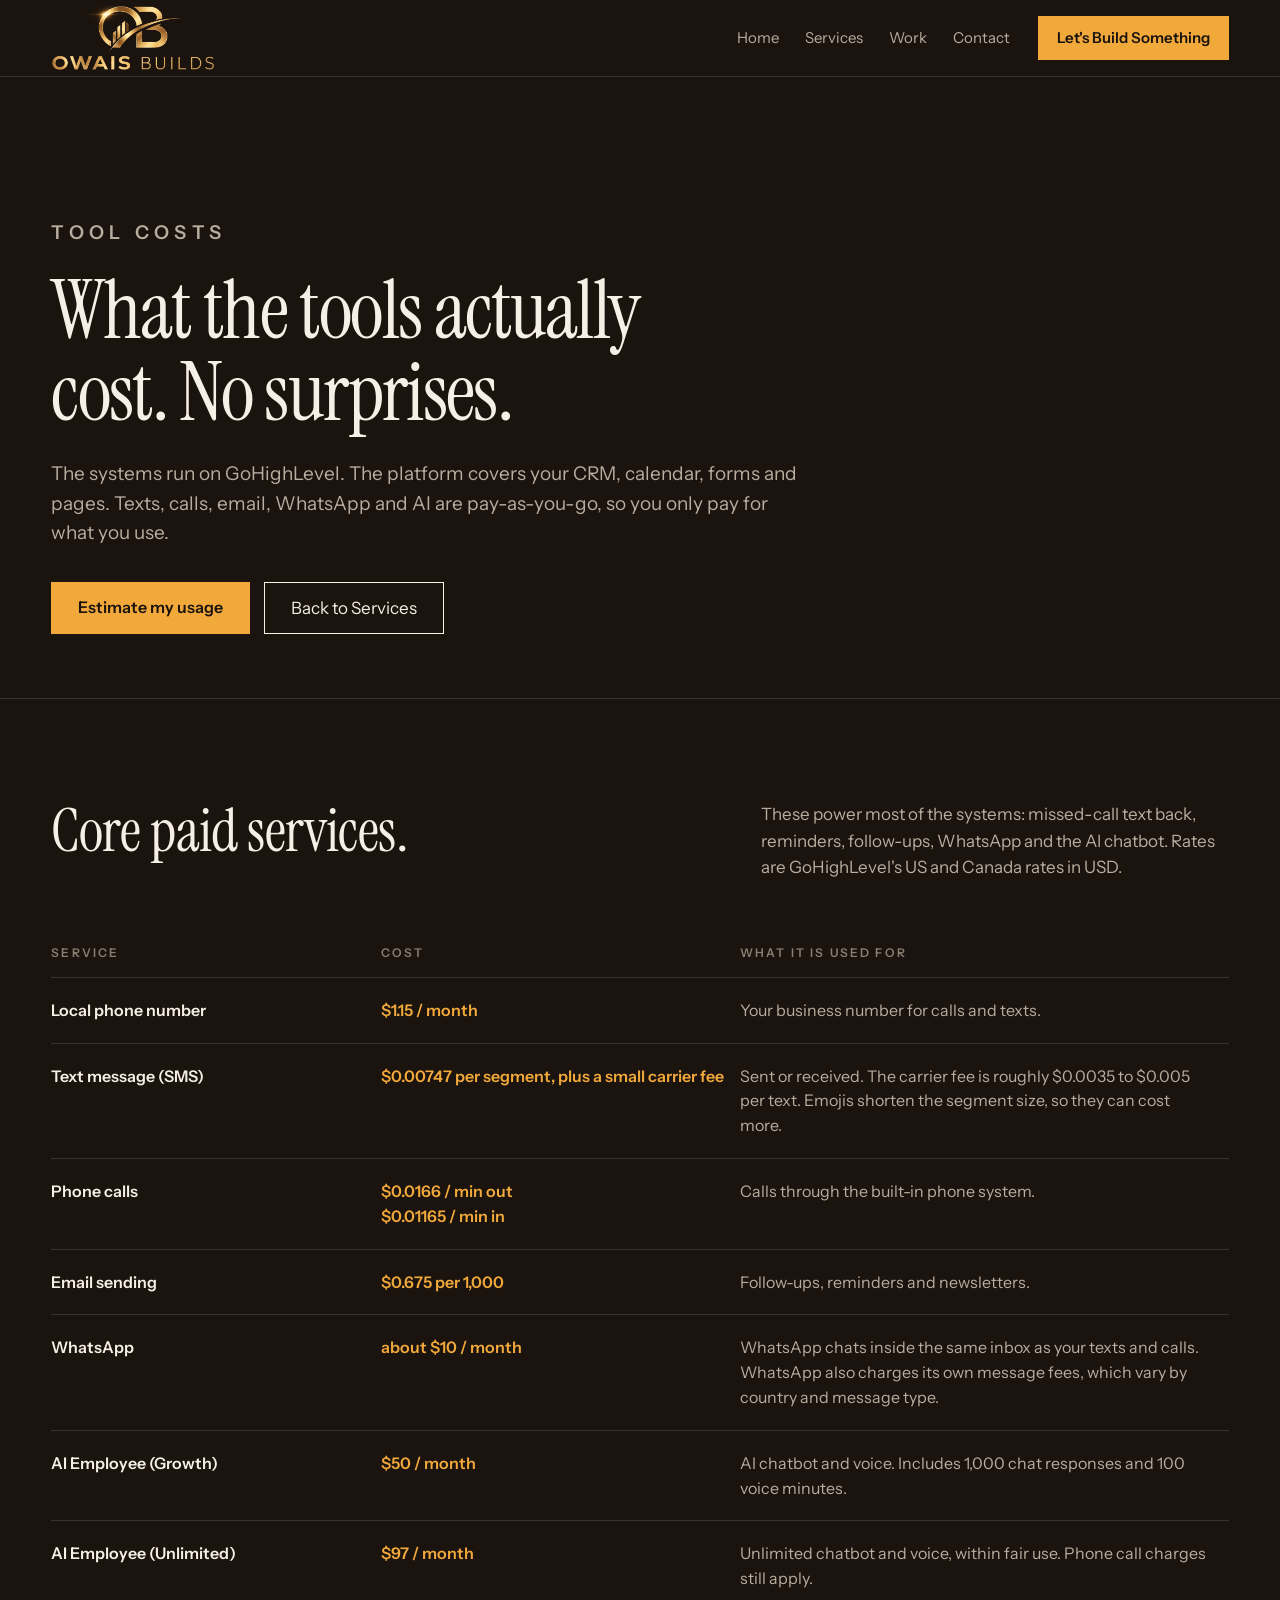
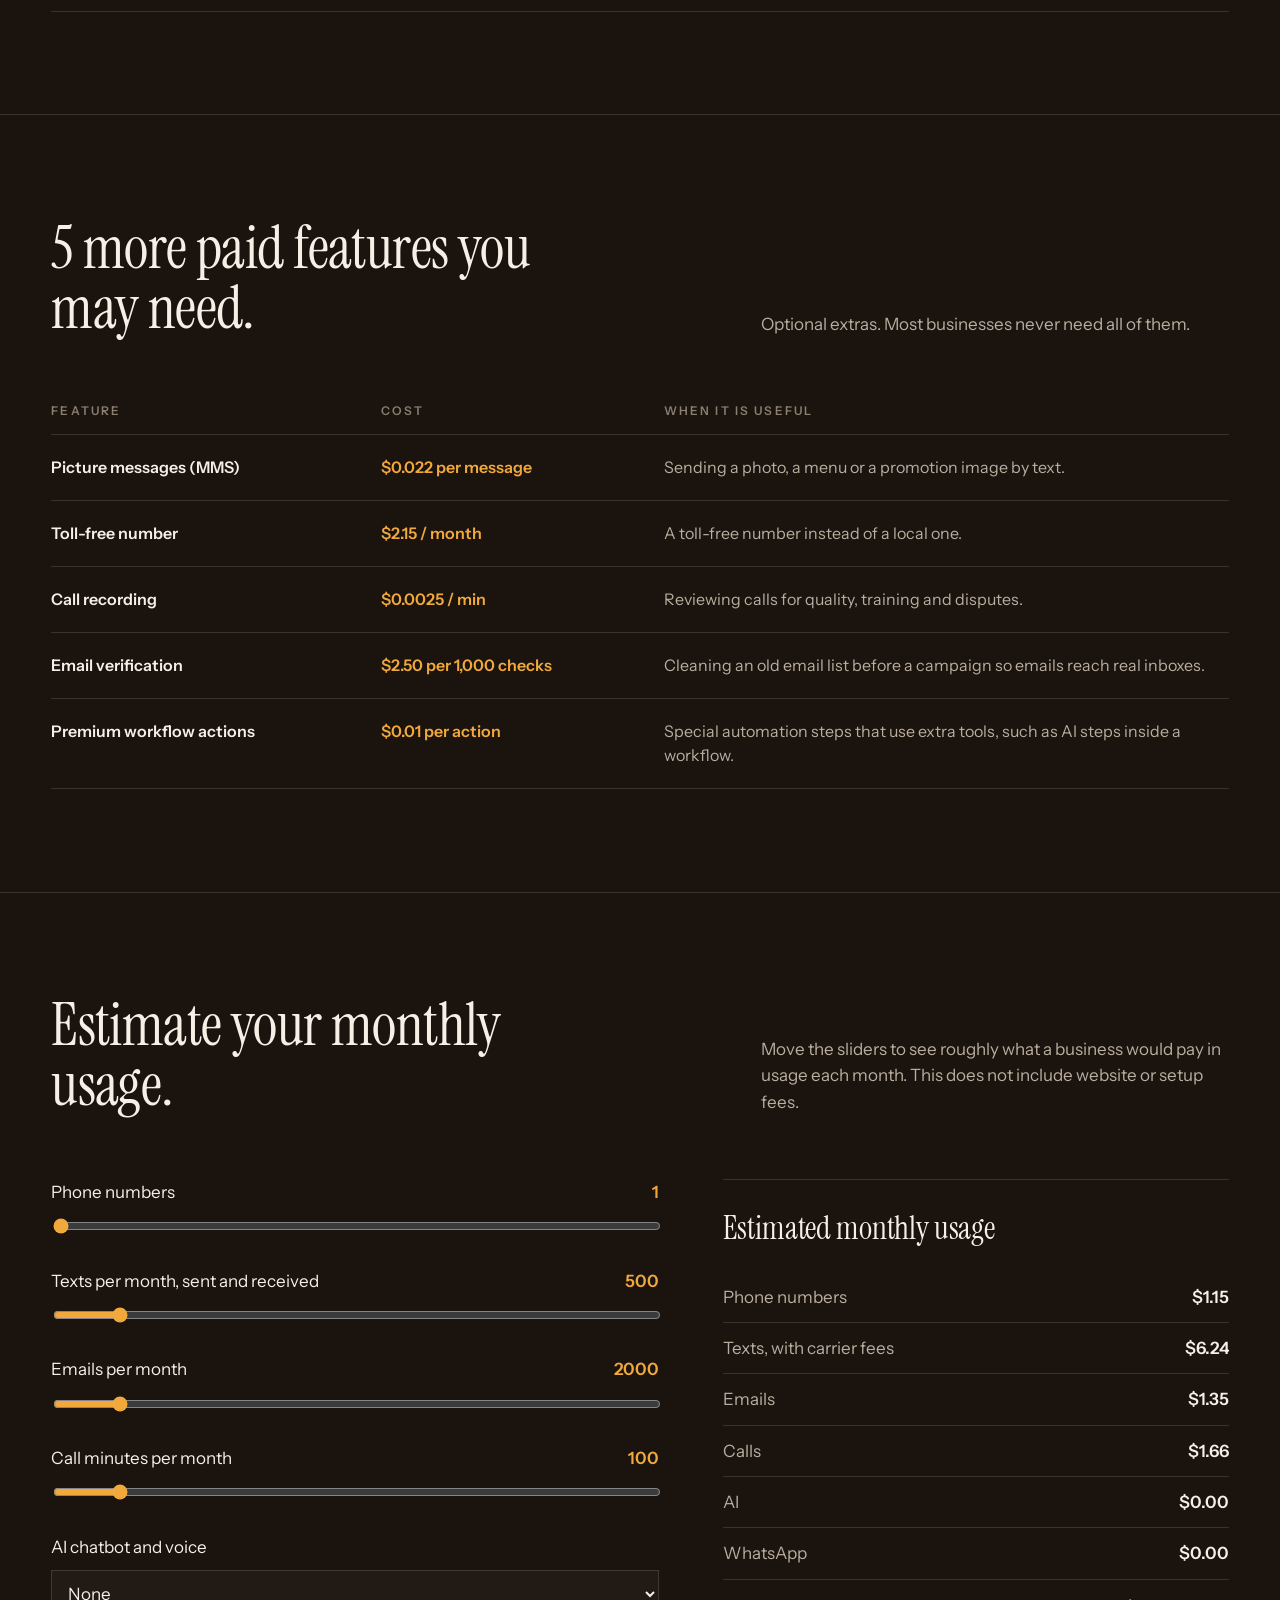
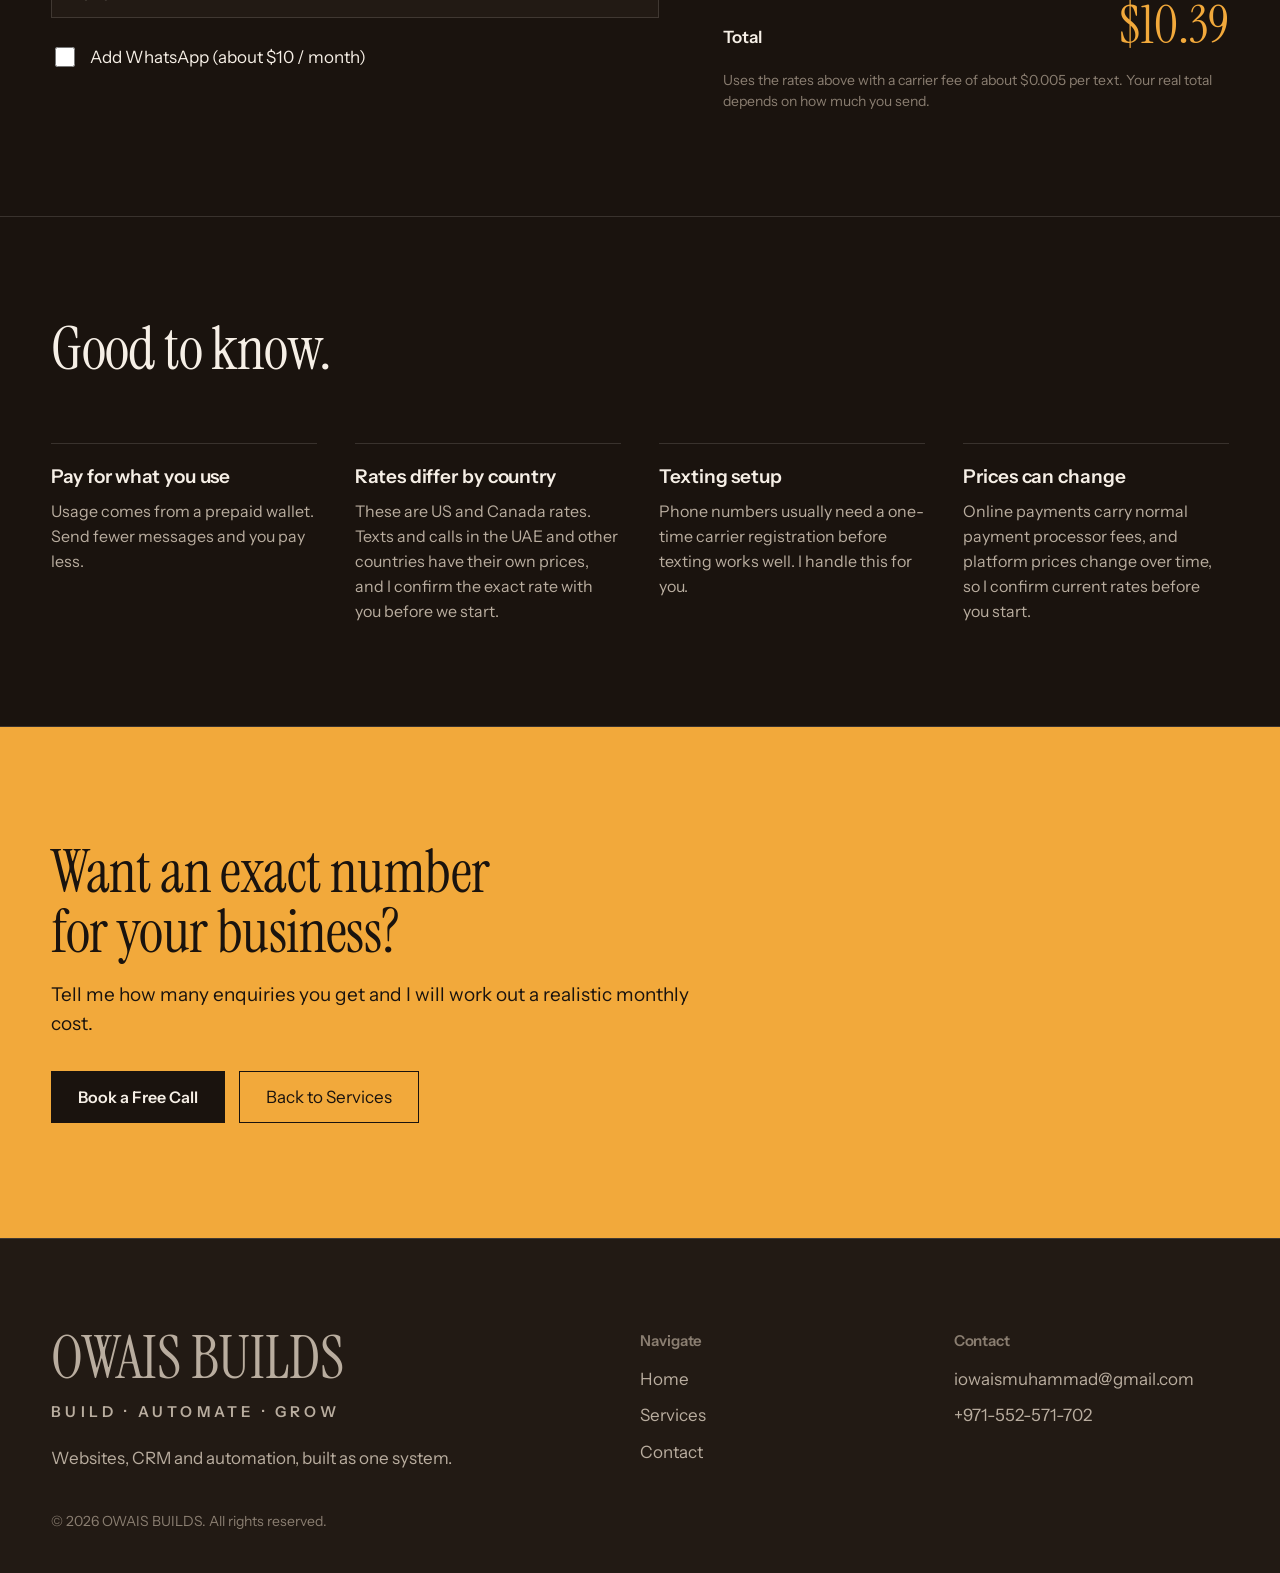
<file: pricing/index.html>
<!DOCTYPE html>
<html lang="en">
<head>
<meta charset="UTF-8">
<meta name="viewport" content="width=device-width, initial-scale=1.0">
<title>Tool Costs | OWAIS BUILDS</title>
<meta name="description" content="What the tools behind the automation cost: phone numbers, texts, calls, email, WhatsApp and AI. Pay-as-you-go usage with a simple monthly estimate.">
<meta name="theme-color" content="#1A130E">
<link rel="icon" type="image/svg+xml" href="../assets/icons/favicon.svg">
<link rel="canonical" href="https://owaisbuilds.site/pricing/">
<link rel="preconnect" href="https://fonts.googleapis.com">
<link rel="preconnect" href="https://fonts.gstatic.com" crossorigin>
<link href="https://fonts.googleapis.com/css2?family=Instrument+Sans:wght@400;500;600;700&family=Instrument+Serif:ital@0;1&display=swap" rel="stylesheet">
<link rel="stylesheet" href="../css/style.css">
<link rel="stylesheet" href="../css/pages.css">
</head>
<body>
<a class="skip" href="#main">Skip to content</a>

<header class="top">
  <div class="wrap top__row">
    <a class="wordmark" href="../index.html" aria-label="OWAIS BUILDS home"><img src="../assets/icons/logo.png" alt="" width="900" height="507"></a>
    <nav class="top__nav" id="nav-links" aria-label="Main">
      <a href="../index.html">Home</a>
      <a href="../services/">Services</a>
      <a href="../index.html#work">Work</a>
      <a href="../index.html#contact">Contact</a>
    </nav>
    <a class="btn btn--amber top__cta" href="../index.html#contact">Let's Build Something</a>
    <button class="top__menu" id="nav-toggle" aria-expanded="false" aria-controls="nav-links">Menu</button>
  </div>
</header>

<main id="main">

<section class="page-hero">
  <div class="wrap">
    <p class="page-hero__label">Tool costs</p>
    <h1>What the tools actually cost. No surprises.</h1>
    <p>The systems run on GoHighLevel. The platform covers your CRM, calendar, forms and pages. Texts, calls, email, WhatsApp and AI are pay-as-you-go, so you only pay for what you use.</p>
    <div class="page-hero__links">
      <a class="btn btn--amber" href="#calc">Estimate my usage</a>
      <a class="btn btn--ghost" href="../services/">Back to Services</a>
    </div>
  </div>
</section>

<section class="page-section" id="core">
  <div class="wrap">
    <header class="section__head">
      <h2>Core paid services.</h2>
      <p>These power most of the systems: missed-call text back, reminders, follow-ups, WhatsApp and the AI chatbot. Rates are GoHighLevel's US and Canada rates in USD.</p>
    </header>
    <table class="ptable">
      <thead><tr><th>Service</th><th>Cost</th><th>What it is used for</th></tr></thead>
      <tbody>
        <tr><td>Local phone number</td><td class="p">$1.15 / month</td><td class="n">Your business number for calls and texts.</td></tr>
        <tr><td>Text message (SMS)</td><td class="p">$0.00747 per segment, plus a small carrier fee</td><td class="n">Sent or received. The carrier fee is roughly $0.0035 to $0.005 per text. Emojis shorten the segment size, so they can cost more.</td></tr>
        <tr><td>Phone calls</td><td class="p">$0.0166 / min out<br>$0.01165 / min in</td><td class="n">Calls through the built-in phone system.</td></tr>
        <tr><td>Email sending</td><td class="p">$0.675 per 1,000</td><td class="n">Follow-ups, reminders and newsletters.</td></tr>
        <tr><td>WhatsApp</td><td class="p">about $10 / month</td><td class="n">WhatsApp chats inside the same inbox as your texts and calls. WhatsApp also charges its own message fees, which vary by country and message type.</td></tr>
        <tr><td>AI Employee (Growth)</td><td class="p">$50 / month</td><td class="n">AI chatbot and voice. Includes 1,000 chat responses and 100 voice minutes.</td></tr>
        <tr><td>AI Employee (Unlimited)</td><td class="p">$97 / month</td><td class="n">Unlimited chatbot and voice, within fair use. Phone call charges still apply.</td></tr>
      </tbody>
    </table>
  </div>
</section>

<section class="page-section" id="extra">
  <div class="wrap">
    <header class="section__head">
      <h2>5 more paid features you may need.</h2>
      <p>Optional extras. Most businesses never need all of them.</p>
    </header>
    <table class="ptable">
      <thead><tr><th>Feature</th><th>Cost</th><th>When it is useful</th></tr></thead>
      <tbody>
        <tr><td>Picture messages (MMS)</td><td class="p">$0.022 per message</td><td class="n">Sending a photo, a menu or a promotion image by text.</td></tr>
        <tr><td>Toll-free number</td><td class="p">$2.15 / month</td><td class="n">A toll-free number instead of a local one.</td></tr>
        <tr><td>Call recording</td><td class="p">$0.0025 / min</td><td class="n">Reviewing calls for quality, training and disputes.</td></tr>
        <tr><td>Email verification</td><td class="p">$2.50 per 1,000 checks</td><td class="n">Cleaning an old email list before a campaign so emails reach real inboxes.</td></tr>
        <tr><td>Premium workflow actions</td><td class="p">$0.01 per action</td><td class="n">Special automation steps that use extra tools, such as AI steps inside a workflow.</td></tr>
      </tbody>
    </table>
  </div>
</section>

<section class="page-section" id="calc">
  <div class="wrap">
    <header class="section__head">
      <h2>Estimate your monthly usage.</h2>
      <p>Move the sliders to see roughly what a business would pay in usage each month. This does not include website or setup fees.</p>
    </header>
    <div class="calc">
      <div>
        <div class="ctl"><label for="n">Phone numbers <b id="vN">1</b></label><input type="range" id="n" min="1" max="5" value="1"></div>
        <div class="ctl"><label for="t">Texts per month, sent and received <b id="vT">500</b></label><input type="range" id="t" min="0" max="5000" step="50" value="500"></div>
        <div class="ctl"><label for="e">Emails per month <b id="vE">2000</b></label><input type="range" id="e" min="0" max="20000" step="500" value="2000"></div>
        <div class="ctl"><label for="c">Call minutes per month <b id="vC">100</b></label><input type="range" id="c" min="0" max="1000" step="10" value="100"></div>
        <div class="ctl"><label for="ai">AI chatbot and voice</label>
          <select id="ai"><option value="0">None</option><option value="50">AI Employee Growth ($50)</option><option value="97">AI Employee Unlimited ($97)</option></select></div>
        <div class="ctl ctl--check"><input type="checkbox" id="wa"><label for="wa" style="margin:0">Add WhatsApp (about $10 / month)</label></div>
      </div>
      <div class="result" aria-live="polite">
        <h3>Estimated monthly usage</h3>
        <div class="result__line"><span>Phone numbers</span><b id="rN"></b></div>
        <div class="result__line"><span>Texts, with carrier fees</span><b id="rT"></b></div>
        <div class="result__line"><span>Emails</span><b id="rE"></b></div>
        <div class="result__line"><span>Calls</span><b id="rC"></b></div>
        <div class="result__line"><span>AI</span><b id="rA"></b></div>
        <div class="result__line"><span>WhatsApp</span><b id="rW"></b></div>
        <div class="result__total"><span>Total</span><b id="rTot"></b></div>
        <p class="result__note">Uses the rates above with a carrier fee of about $0.005 per text. Your real total depends on how much you send.</p>
      </div>
    </div>
  </div>
</section>

<section class="page-section" id="notes">
  <div class="wrap">
    <header class="section__head">
      <h2>Good to know.</h2>
    </header>
    <div class="notes4">
      <div><h3>Pay for what you use</h3><p>Usage comes from a prepaid wallet. Send fewer messages and you pay less.</p></div>
      <div><h3>Rates differ by country</h3><p>These are US and Canada rates. Texts and calls in the UAE and other countries have their own prices, and I confirm the exact rate with you before we start.</p></div>
      <div><h3>Texting setup</h3><p>Phone numbers usually need a one-time carrier registration before texting works well. I handle this for you.</p></div>
      <div><h3>Prices can change</h3><p>Online payments carry normal payment processor fees, and platform prices change over time, so I confirm current rates before you start.</p></div>
    </div>
  </div>
</section>

<section class="page-close">
  <div class="wrap">
    <h2>Want an exact number for your business?</h2>
    <p>Tell me how many enquiries you get and I will work out a realistic monthly cost.</p>
    <div class="page-close__row">
      <a class="btn btn--dark" href="../index.html#contact">Book a Free Call</a>
      <a class="btn btn--ghost" href="../services/">Back to Services</a>
    </div>
  </div>
</section>

</main>

<footer class="foot">
  <div class="wrap foot__cols">
    <div>
      <p class="foot__name">OWAIS BUILDS</p>
      <p class="foot__tag">Build &middot; Automate &middot; Grow</p>
      <p>Websites, CRM and automation, built as one system.</p>
    </div>
    <nav aria-label="Footer">
      <h3>Navigate</h3>
      <a href="../index.html">Home</a>
      <a href="../services/">Services</a>
      <a href="../index.html#contact">Contact</a>
    </nav>
    <div>
      <h3>Contact</h3>
      <a href="mailto:iowaismuhammad@gmail.com">iowaismuhammad@gmail.com</a>
      <a href="tel:+971552571702">+971-552-571-702</a>
    </div>
  </div>
  <div class="wrap foot__legal">
    <p>&copy; 2026 OWAIS BUILDS. All rights reserved.</p>
  </div>
</footer>

<script>
(function () {
  function $(id){ return document.getElementById(id); }
  function usd(x){ return '$' + x.toFixed(2); }
  function calc(){
    var n = +$('n').value, t = +$('t').value, e = +$('e').value, c = +$('c').value, ai = +$('ai').value, wa = $('wa').checked ? 10 : 0;
    $('vN').textContent = n; $('vT').textContent = t; $('vE').textContent = e; $('vC').textContent = c;
    var cn = n * 1.15, ct = t * (0.00747 + 0.005), ce = e / 1000 * 0.675, cc = c * 0.0166;
    $('rN').textContent = usd(cn); $('rT').textContent = usd(ct); $('rE').textContent = usd(ce);
    $('rC').textContent = usd(cc); $('rA').textContent = usd(ai); $('rW').textContent = usd(wa);
    $('rTot').textContent = usd(cn + ct + ce + cc + ai + wa);
  }
  ['n','t','e','c','ai','wa'].forEach(function (id) { $(id).addEventListener('input', calc); });
  calc();
})();
</script>
<script src="../js/script.js"></script>
</body>
</html>
</file>
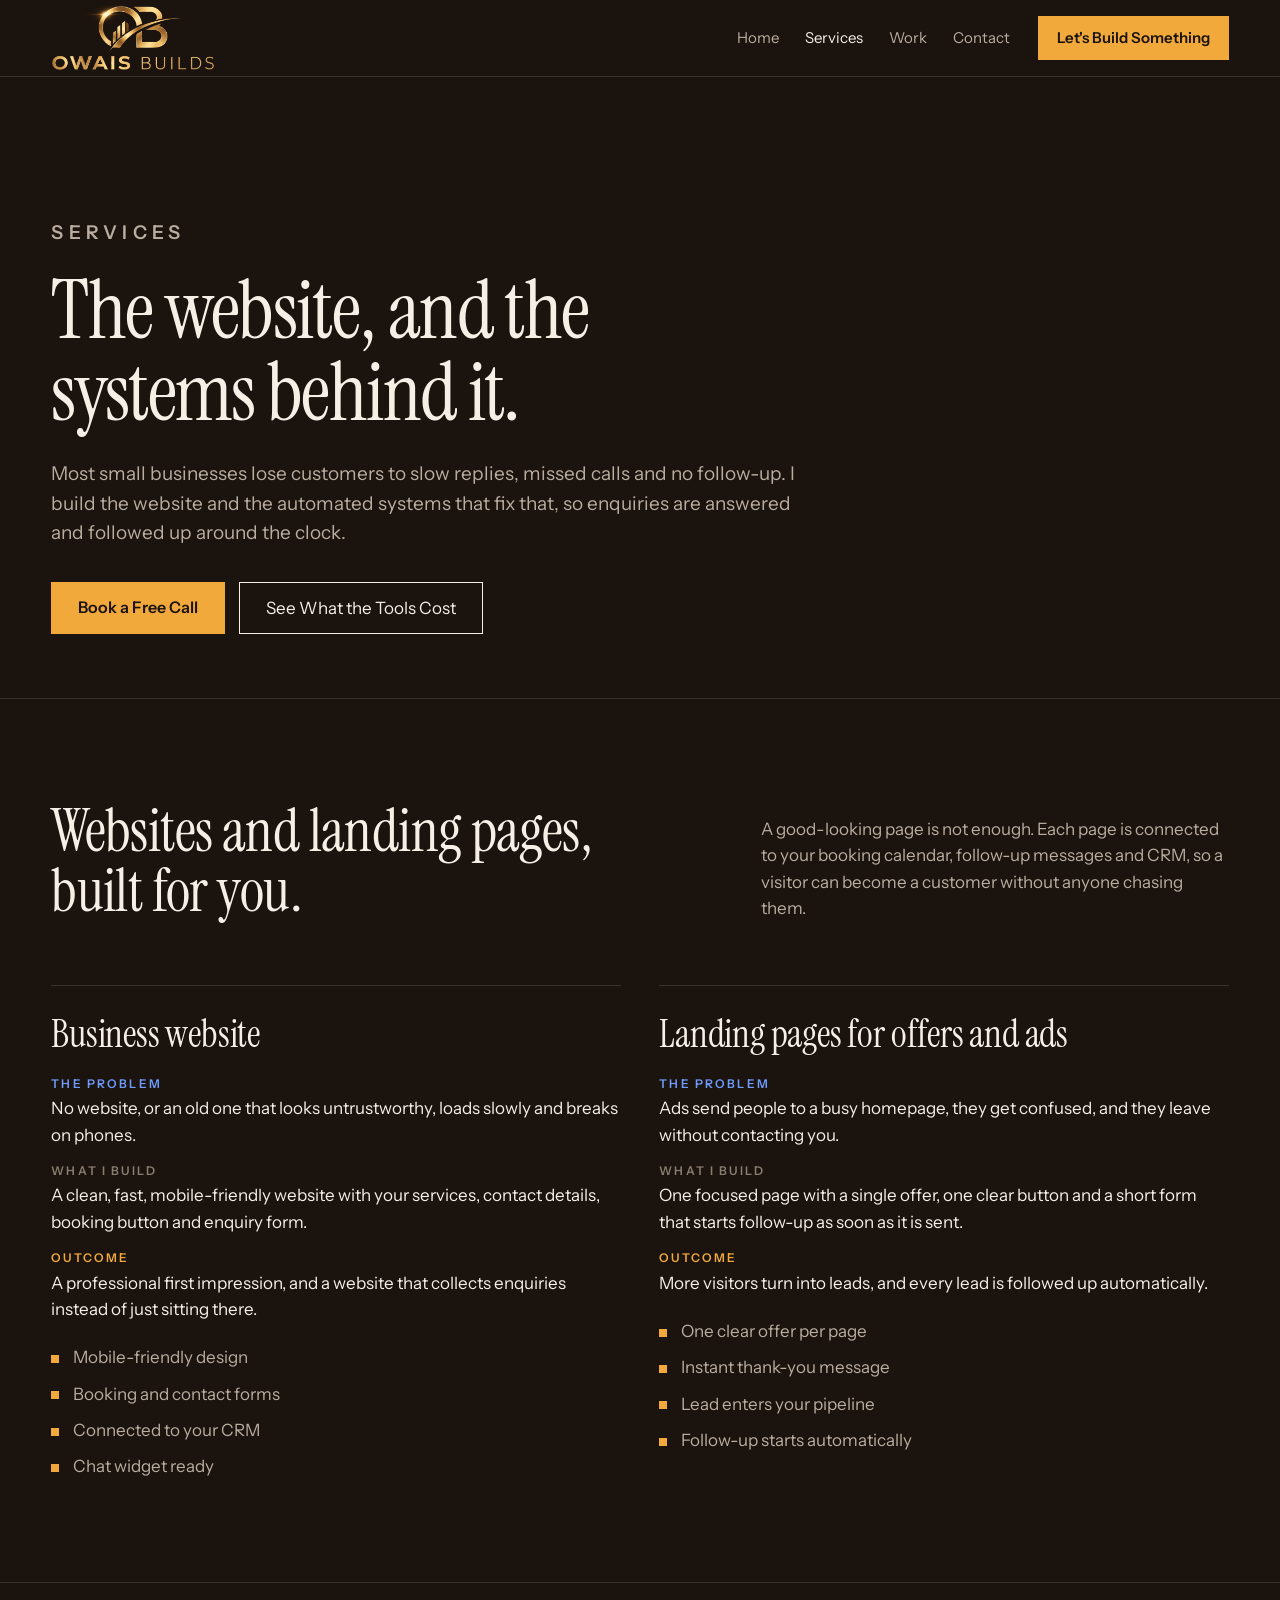
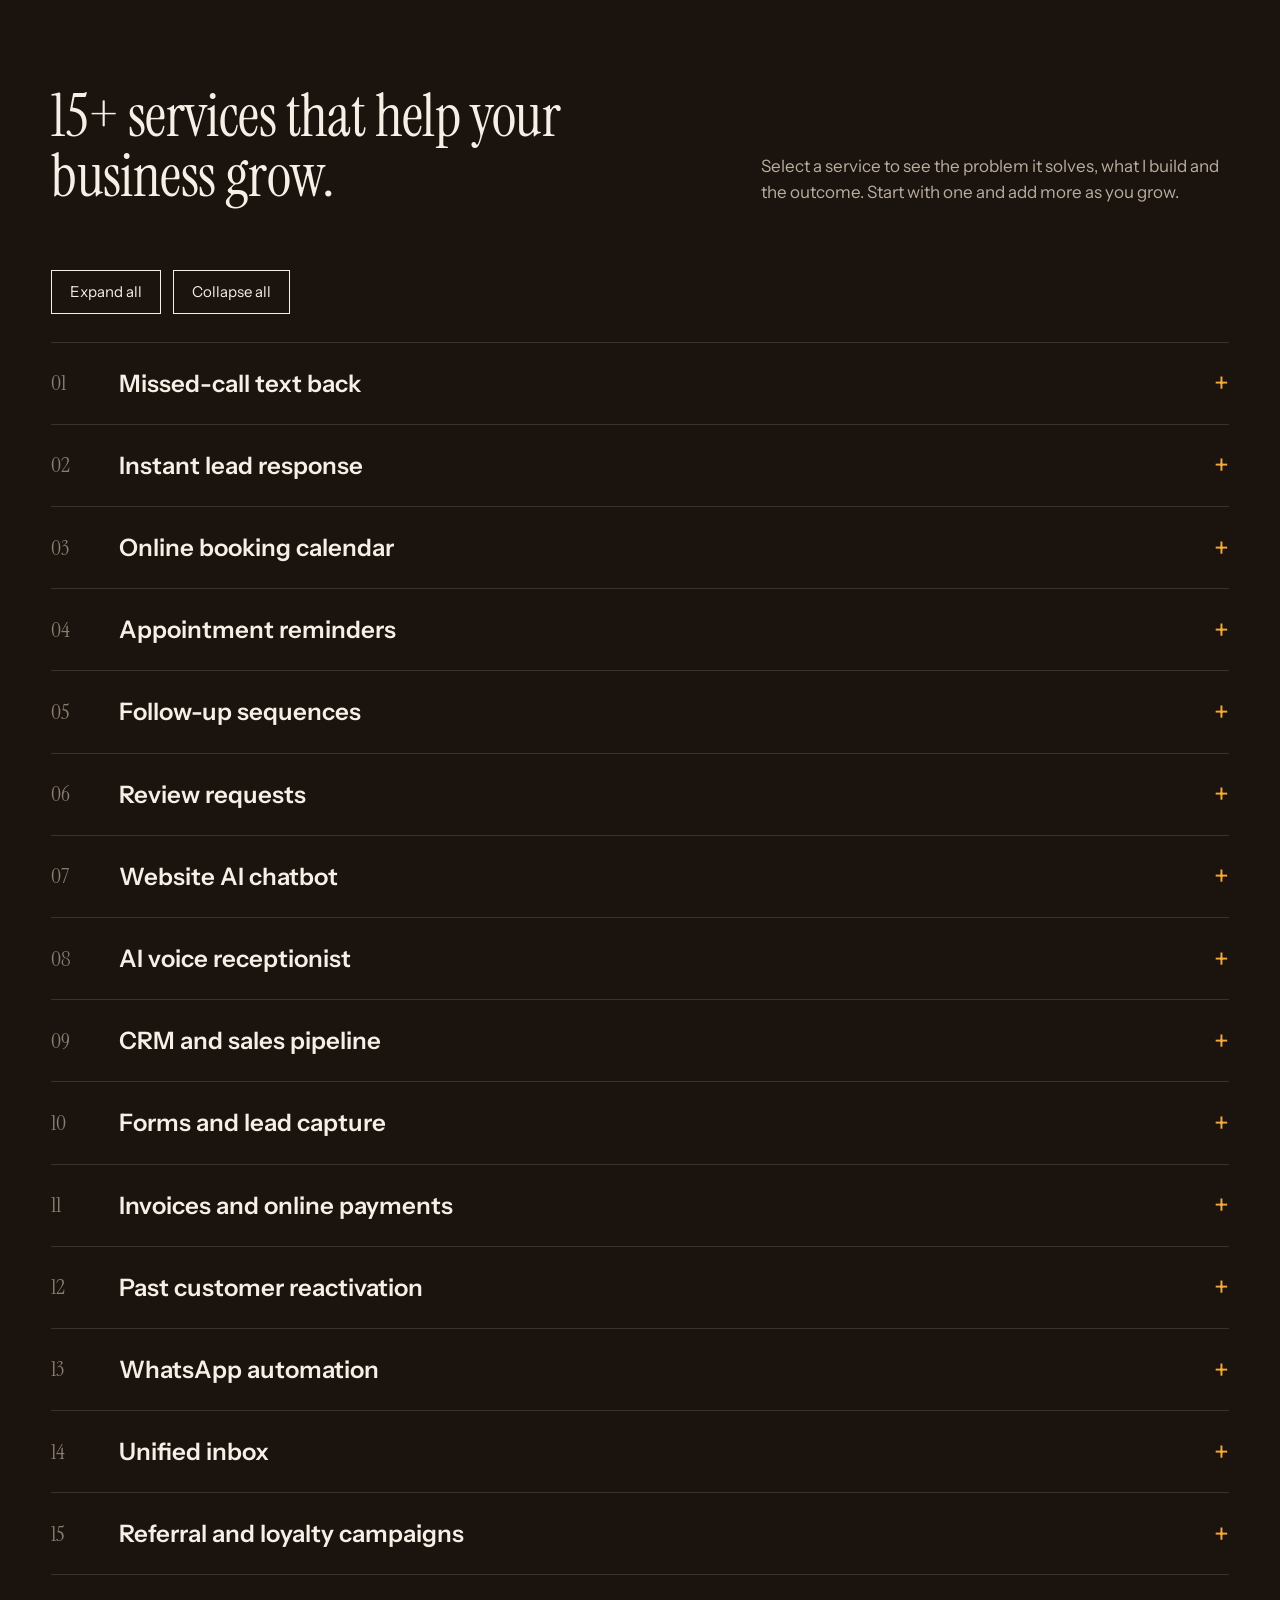
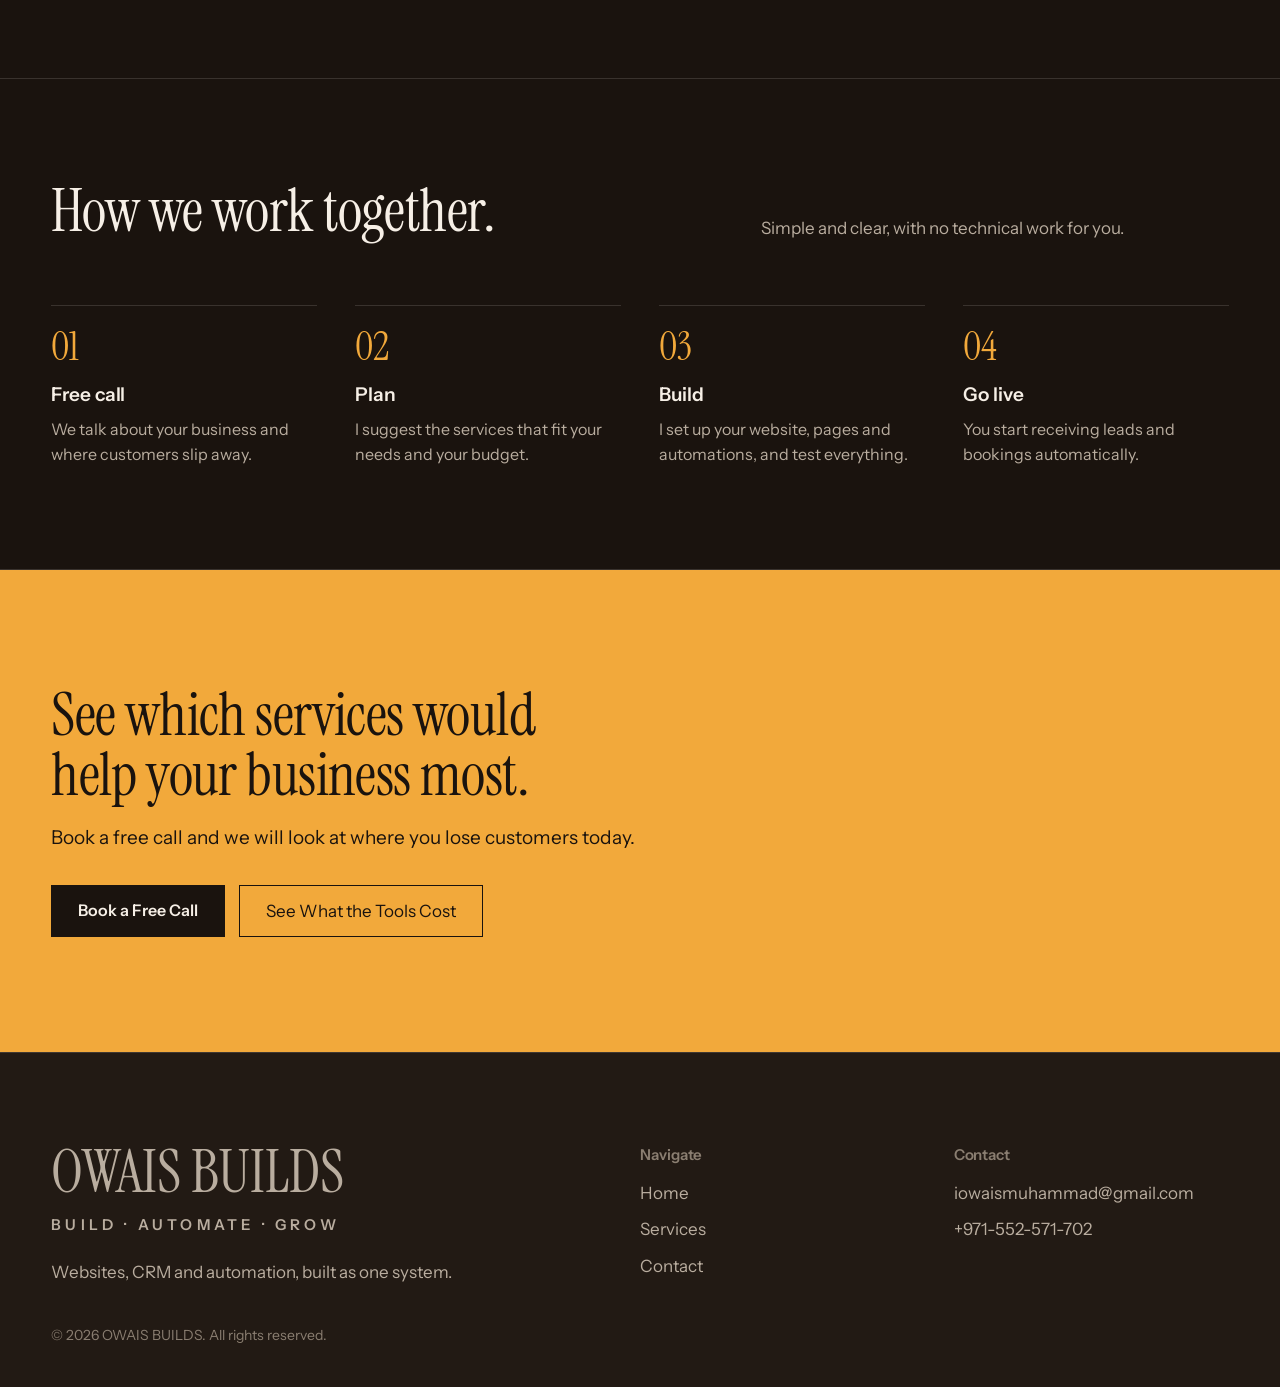
<file: services/index.html>
<!DOCTYPE html>
<html lang="en">
<head>
<meta charset="UTF-8">
<meta name="viewport" content="width=device-width, initial-scale=1.0">
<title>Services | OWAIS BUILDS</title>
<meta name="description" content="Websites, landing pages and 15+ automation services for small businesses: missed-call text back, booking, reminders, follow-up, reviews, AI chatbot, CRM and more.">
<meta name="theme-color" content="#1A130E">
<link rel="icon" type="image/svg+xml" href="../assets/icons/favicon.svg">
<link rel="canonical" href="https://owaisbuilds.site/services/">
<link rel="preconnect" href="https://fonts.googleapis.com">
<link rel="preconnect" href="https://fonts.gstatic.com" crossorigin>
<link href="https://fonts.googleapis.com/css2?family=Instrument+Sans:wght@400;500;600;700&family=Instrument+Serif:ital@0;1&display=swap" rel="stylesheet">
<link rel="stylesheet" href="../css/style.css">
<link rel="stylesheet" href="../css/pages.css">
</head>
<body>
<a class="skip" href="#main">Skip to content</a>

<header class="top">
  <div class="wrap top__row">
    <a class="wordmark" href="../index.html" aria-label="OWAIS BUILDS home"><img src="../assets/icons/logo.png" alt="" width="900" height="507"></a>
    <nav class="top__nav" id="nav-links" aria-label="Main">
      <a href="../index.html">Home</a>
      <a href="./" aria-current="page" style="color:var(--ink)">Services</a>
      <a href="../index.html#work">Work</a>
      <a href="../index.html#contact">Contact</a>
    </nav>
    <a class="btn btn--amber top__cta" href="../index.html#contact">Let's Build Something</a>
    <button class="top__menu" id="nav-toggle" aria-expanded="false" aria-controls="nav-links">Menu</button>
  </div>
</header>

<main id="main">

<section class="page-hero">
  <div class="wrap">
    <p class="page-hero__label">Services</p>
    <h1>The website, and the systems behind it.</h1>
    <p>Most small businesses lose customers to slow replies, missed calls and no follow-up. I build the website and the automated systems that fix that, so enquiries are answered and followed up around the clock.</p>
    <div class="page-hero__links">
      <a class="btn btn--amber" href="../index.html#contact">Book a Free Call</a>
      <a class="btn btn--ghost" href="../pricing/">See What the Tools Cost</a>
    </div>
  </div>
</section>

<section class="page-section" id="web">
  <div class="wrap">
    <header class="section__head">
      <h2>Websites and landing pages, built for you.</h2>
      <p>A good-looking page is not enough. Each page is connected to your booking calendar, follow-up messages and CRM, so a visitor can become a customer without anyone chasing them.</p>
    </header>
    <div class="build-grid">
      <article class="build">
        <h3>Business website</h3>
        <dl class="pob">
          <div><dt>The problem</dt><dd>No website, or an old one that looks untrustworthy, loads slowly and breaks on phones.</dd></div>
          <div><dt>What I build</dt><dd>A clean, fast, mobile-friendly website with your services, contact details, booking button and enquiry form.</dd></div>
          <div><dt>Outcome</dt><dd>A professional first impression, and a website that collects enquiries instead of just sitting there.</dd></div>
        </dl>
        <ul class="ticks"><li>Mobile-friendly design</li><li>Booking and contact forms</li><li>Connected to your CRM</li><li>Chat widget ready</li></ul>
      </article>
      <article class="build">
        <h3>Landing pages for offers and ads</h3>
        <dl class="pob">
          <div><dt>The problem</dt><dd>Ads send people to a busy homepage, they get confused, and they leave without contacting you.</dd></div>
          <div><dt>What I build</dt><dd>One focused page with a single offer, one clear button and a short form that starts follow-up as soon as it is sent.</dd></div>
          <div><dt>Outcome</dt><dd>More visitors turn into leads, and every lead is followed up automatically.</dd></div>
        </dl>
        <ul class="ticks"><li>One clear offer per page</li><li>Instant thank-you message</li><li>Lead enters your pipeline</li><li>Follow-up starts automatically</li></ul>
      </article>
    </div>
  </div>
</section>

<section class="page-section" id="systems">
  <div class="wrap">
    <header class="section__head">
      <h2>15+ services that help your business grow.</h2>
      <p>Select a service to see the problem it solves, what I build and the outcome. Start with one and add more as you grow.</p>
    </header>
    <div class="svc-tools">
      <button class="btn btn--ghost" type="button" id="svc-open">Expand all</button>
      <button class="btn btn--ghost" type="button" id="svc-close">Collapse all</button>
    </div>
    <div class="svc-qs" id="svc-list"></div>
  </div>
</section>

<section class="page-section" id="process">
  <div class="wrap">
    <header class="section__head">
      <h2>How we work together.</h2>
      <p>Simple and clear, with no technical work for you.</p>
    </header>
    <ol class="how4">
      <li><span>01</span><h3>Free call</h3><p>We talk about your business and where customers slip away.</p></li>
      <li><span>02</span><h3>Plan</h3><p>I suggest the services that fit your needs and your budget.</p></li>
      <li><span>03</span><h3>Build</h3><p>I set up your website, pages and automations, and test everything.</p></li>
      <li><span>04</span><h3>Go live</h3><p>You start receiving leads and bookings automatically.</p></li>
    </ol>
  </div>
</section>

<section class="page-close">
  <div class="wrap">
    <h2>See which services would help your business most.</h2>
    <p>Book a free call and we will look at where you lose customers today.</p>
    <div class="page-close__row">
      <a class="btn btn--dark" href="../index.html#contact">Book a Free Call</a>
      <a class="btn btn--ghost" href="../pricing/">See What the Tools Cost</a>
    </div>
  </div>
</section>

</main>

<footer class="foot">
  <div class="wrap foot__cols">
    <div>
      <p class="foot__name">OWAIS BUILDS</p>
      <p class="foot__tag">Build &middot; Automate &middot; Grow</p>
      <p>Websites, CRM and automation, built as one system.</p>
    </div>
    <nav aria-label="Footer">
      <h3>Navigate</h3>
      <a href="../index.html">Home</a>
      <a href="./">Services</a>
      <a href="../index.html#contact">Contact</a>
    </nav>
    <div>
      <h3>Contact</h3>
      <a href="mailto:iowaismuhammad@gmail.com">iowaismuhammad@gmail.com</a>
      <a href="tel:+971552571702">+971-552-571-702</a>
    </div>
  </div>
  <div class="wrap foot__legal">
    <p>&copy; 2026 OWAIS BUILDS. All rights reserved.</p>
  </div>
</footer>

<script>
/* To add a service, add ONE line to this list:
   [ "Title", "The problem", "What I build", "Outcome" ] */
var SERVICES = [
 ["Missed-call text back","Customers call while you are busy, nobody answers, and they call a competitor.","An instant text to every missed caller with a booking link, and the conversation lands in your inbox.","You stop losing enquiries just because the phone was not answered."],
 ["Instant lead response","Enquiries come from your website and ads, but replies take hours, so the customer moves on.","An automatic reply within seconds, with a few quick questions and a booking link, day or night.","You are the first business to reply, which wins more customers."],
 ["Online booking calendar","Booking by phone and message takes many back-and-forth replies and causes double bookings.","A booking page showing only your real free times, linked to your calendar.","Customers book themselves, even at night and on weekends."],
 ["Appointment reminders","Customers forget their appointments and your schedule has empty gaps.","Automatic reminders before each appointment, with an easy confirm or reschedule reply.","Fewer no-shows and a fuller calendar without reminder calls."],
 ["Follow-up sequences","Most people do not buy on the first contact, and nobody has time to chase every lead.","A friendly series of texts and emails that stops the moment the person replies or books.","Interested people who needed a nudge become customers."],
 ["Review requests","Happy customers rarely leave reviews unless someone asks them at the right moment.","An automatic review request after each service, sending unhappy customers to private feedback first.","A steadily growing reputation that brings in new customers."],
 ["Website AI chatbot","Visitors have questions at night or while you are busy, and leave without contacting you.","A chatbot on your website that answers common questions, collects details and offers booking.","Website visitors turn into leads even when nobody is online."],
 ["AI voice receptionist","Calls during busy hours or after closing go unanswered, and extra reception staff is expensive.","An AI voice assistant that answers calls, answers questions and books appointments.","Every call is handled, without paying for a full-time receptionist."],
 ["CRM and sales pipeline","Leads are scattered across phones, notebooks and chat apps, so people get forgotten.","One dashboard with every contact, message history and stage, from New to Won.","You always know who is waiting, who needs a reply and who is ready to buy."],
 ["Forms and lead capture","Enquiries come in different ways and details are missing or incomplete.","Simple forms on your website and pages that save everything into your CRM and start follow-up.","Clean, complete lead information and no manual copying."],
 ["Invoices and online payments","Chasing payments is awkward and slow, and customers forget to pay.","Invoices and payment links sent by text or email, with automatic friendly reminders.","You get paid faster with less chasing."],
 ["Past customer reactivation","Your old customers drift away and you spend on ads to find new ones.","A friendly 'we miss you' message sent to past customers, repeated every few months.","Extra bookings from people who already know and trust you."],
 ["WhatsApp automation","Many customers prefer WhatsApp, but messages get missed and answered late.","WhatsApp enquiries connected to your inbox, with instant replies and booking links.","Customers reach you on the app they already use, and nothing is missed."],
 ["Unified inbox","Calls, texts, emails, WhatsApp and social messages are in different places, so replies get lost.","Every conversation from every channel in one inbox, with the full history for each contact.","Your team replies faster from one place and nobody is left waiting."],
 ["Referral and loyalty campaigns","Happy customers get no reason to bring friends or come back more often.","Automatic messages inviting referrals and rewarding repeat visits with offers or perks.","More word-of-mouth customers and more repeat business."]
];

(function () {
  var list = document.getElementById('svc-list');
  function esc(s){ return String(s).replace(/&/g,'&amp;').replace(/</g,'&lt;'); }
  list.innerHTML = SERVICES.map(function (s, i) {
    var n = (i + 1 < 10 ? '0' : '') + (i + 1);
    return '<details class="svc-q"><summary><span class="svc-q__no">' + n + '</span><span>' + esc(s[0]) + '</span></summary>' +
      '<div class="svc-q__body">' +
      '<div><h4>The problem</h4><p>' + esc(s[1]) + '</p></div>' +
      '<div><h4>What I build</h4><p>' + esc(s[2]) + '</p></div>' +
      '<div><h4>Outcome</h4><p>' + esc(s[3]) + '</p></div>' +
      '</div></details>';
  }).join('');
  function setAll(open){ list.querySelectorAll('details').forEach(function (d) { d.open = open; }); }
  document.getElementById('svc-open').addEventListener('click', function () { setAll(true); });
  document.getElementById('svc-close').addEventListener('click', function () { setAll(false); });
})();
</script>
<script src="../js/script.js"></script>
</body>
</html>
</file>
<file: css/style.css>
/* OWAIS BUILDS, editorial studio direction (v9).
   Amber leads, blue supports, one dark ground, flat colour fields. No gradients, glows, cards or glass. */

:root{
  --bg:        #1A130E;
  --bg-2:      #221A14;
  --ink:       #F6EFE6;
  --ink-soft:  #B9AD9F;
  --ink-faint: #8A7E71;
  --line:      rgba(246,239,230,0.14);
  --amber:     #F2A93B;
  --amber-ink: #1A130E;
  --blue:      #6F9BFF;
  --blue-ink:  #0E1630;
  --ff-serif:  'Instrument Serif', Georgia, 'Times New Roman', serif;
  --ff-sans:   'Instrument Sans', 'Segoe UI', system-ui, sans-serif;
  --wrap:      1320px;
  --pad:       clamp(20px, 4vw, 56px);
  --section:   clamp(96px, 11vw, 168px);
  --gap:       clamp(24px, 3vw, 48px);
}

*{ box-sizing: border-box; }
html{ scroll-behavior: smooth; -webkit-text-size-adjust: 100%; }
body{ margin: 0; background: var(--bg); color: var(--ink); font-family: var(--ff-sans); font-size: 17px; line-height: 1.55; overflow-x: hidden; }
img, video{ display: block; max-width: 100%; }
a{ color: inherit; }
h1, h2, h3{ margin: 0; font-weight: 400; }
p{ margin: 0; }
ul, ol{ margin: 0; padding: 0; list-style: none; }
figure{ margin: 0; }
:focus-visible{ outline: 2px solid var(--blue); outline-offset: 4px; }
.skip{ position: absolute; left: -999px; top: 8px; background: var(--amber); color: var(--amber-ink); padding: 8px 12px; z-index: 99; }
.skip:focus{ left: 8px; }

.wrap{ width: 100%; max-width: var(--wrap); margin: 0 auto; padding: 0 var(--pad); }

/* ---------- type ---------- */
h2{ font-family: var(--ff-serif); font-size: clamp(40px, 5.4vw, 80px); line-height: 1.02; letter-spacing: -0.01em; }
h3{ font-family: var(--ff-sans); font-size: 19px; font-weight: 600; letter-spacing: -0.005em; }
.statement{ font-family: var(--ff-serif); font-size: clamp(28px, 3.2vw, 46px); line-height: 1.15; max-width: 26ch; }

/* ---------- buttons (one shape: square-cornered, flat) ---------- */
.btn{ display: inline-flex; align-items: center; justify-content: center; min-height: 52px; padding: 0 26px; font-weight: 600; font-size: 16px; text-decoration: none; border: 1px solid transparent; transition: transform .2s ease, background-color .2s ease, color .2s ease; }
.btn:active{ transform: scale(.98); }
.btn--amber{ background: var(--amber); color: var(--amber-ink); }
.btn--amber:hover{ background: #FFC06A; }
.btn--ghost{ border-color: var(--ink); color: var(--ink); }
.btn--ghost:hover{ background: var(--ink); color: var(--bg); }
.btn--dark{ background: var(--bg); color: var(--ink); }
.btn--dark:hover{ background: var(--bg-2); }

/* ---------- header ---------- */
.top{ position: sticky; top: 0; z-index: 50; background: var(--bg); border-bottom: 1px solid var(--line); }
.top__row{ display: flex; align-items: center; gap: 28px; min-height: 76px; }
.wordmark{ font-weight: 700; font-size: 17px; letter-spacing: 0.04em; text-decoration: none; margin-right: auto; }
.top__nav{ display: flex; gap: 26px; }
.top__nav a{ text-decoration: none; color: var(--ink-soft); font-size: 15px; }
.top__nav a:hover{ color: var(--ink); }
.top__cta{ min-height: 44px; padding: 0 18px; font-size: 15px; }
.top__menu{ display: none; background: none; border: 1px solid var(--line); color: var(--ink); min-height: 44px; padding: 0 16px; font: inherit; cursor: pointer; }

/* ---------- hero ---------- */
.hero{ padding: clamp(48px, 7vw, 96px) 0 var(--section); }
.hero__grid{ display: grid; grid-template-columns: repeat(12, 1fr); gap: var(--gap); align-items: start; }
.hero__title{ grid-column: 1 / -1; font-size: clamp(36px, 6.6vw, 98px); line-height: 0.98; letter-spacing: -0.02em; max-width: none; }
.hero__copy{ grid-column: 1 / span 6; }

.hero__lede{ margin-top: 32px; font-size: clamp(18px, 1.5vw, 21px); color: var(--ink-soft); max-width: 40ch; }
.hero__actions{ margin-top: 40px; display: flex; flex-wrap: wrap; gap: 14px; }
.hero__media{ grid-column: 8 / span 5; position: relative; }
.hero__video{ width: 100%; aspect-ratio: 4 / 5; object-fit: cover; background: var(--bg-2); }
.hero__media figcaption{ margin-top: 14px; font-size: 14px; color: var(--ink-faint); }

/* ---------- intro ---------- */
.intro{ padding: 0 0 var(--section); }
.intro .statement{ max-width: 30ch; }
.facts{ margin-top: clamp(56px, 7vw, 96px); display: grid; grid-template-columns: repeat(4, 1fr); gap: var(--gap); border-top: 1px solid var(--line); padding-top: 28px; }
.facts strong{ display: block; font-family: var(--ff-serif); font-weight: 400; font-size: clamp(26px, 2.6vw, 38px); line-height: 1.1; }
.facts span{ display: block; margin-top: 10px; color: var(--ink-soft); font-size: 15px; }

/* ---------- sections ---------- */
.section{ padding: var(--section) 0; }
.section__head{ display: grid; grid-template-columns: repeat(12, 1fr); gap: var(--gap); margin-bottom: clamp(56px, 7vw, 96px); }
.section__head h2{ grid-column: 1 / span 6; }
.section__head p{ grid-column: 8 / span 5; color: var(--ink-soft); align-self: end; }

/* services: one row per category, name on the axis, items to the right */
.svc{ display: grid; grid-template-columns: repeat(12, 1fr); gap: var(--gap); padding: clamp(40px, 5vw, 64px) 0; }
.svc__name{ grid-column: 1 / span 4; }
.svc__name h3{ font-family: var(--ff-serif); font-weight: 400; font-size: clamp(30px, 3vw, 44px); line-height: 1.05; }
.svc__name p{ margin-top: 14px; color: var(--ink-soft); max-width: 30ch; }
.svc__list{ grid-column: 6 / span 7; display: grid; grid-template-columns: 1fr 1fr; gap: 12px 32px; align-content: start; }
.svc__list li{ position: relative; padding-left: 22px; color: var(--ink); }
.svc__list li::before{ content: ''; position: absolute; left: 0; top: .62em; width: 8px; height: 8px; background: var(--amber); }
.svc:nth-of-type(2) .svc__list li::before, .svc:nth-of-type(4) .svc__list li::before{ background: var(--blue); }
.svc__note{ margin-top: clamp(48px, 6vw, 80px); max-width: 52ch; color: var(--ink-soft); font-size: 19px; }

/* why */
.why__list{ display: grid; grid-template-columns: repeat(2, 1fr); gap: clamp(48px, 6vw, 88px) var(--gap); counter-reset: w; }
.why__list li{ max-width: 46ch; }
.why__list h3{ font-family: var(--ff-serif); font-weight: 400; font-size: clamp(28px, 2.6vw, 38px); line-height: 1.1; margin-bottom: 14px; }
.why__list p{ color: var(--ink-soft); }

/* process: a staircase of statements */
.steps{ display: grid; gap: clamp(40px, 5vw, 64px); }
.steps li{ display: grid; grid-template-columns: 120px 1fr; column-gap: 24px; align-items: baseline; }
.steps li:nth-child(2){ padding-left: 6vw; }
.steps li:nth-child(3){ padding-left: 12vw; }
.steps li:nth-child(4){ padding-left: 18vw; }
.steps__no{ font-size: 15px; color: var(--amber); font-weight: 600; }
.steps h3{ font-family: var(--ff-serif); font-weight: 400; font-size: clamp(44px, 6vw, 96px); line-height: 1; grid-column: 2; }
.steps li p{ grid-column: 2; margin-top: 10px; color: var(--ink-soft); font-size: 18px; }

/* work */
.proj{ padding: clamp(36px, 4vw, 52px) 0; border-top: 1px solid var(--line); }
.proj--live{ border-top: 0; padding-top: 0; margin-bottom: clamp(56px, 6vw, 88px); display: grid; grid-template-columns: repeat(12, 1fr); column-gap: var(--gap); }
.proj--live > *{ grid-column: 1 / -1; }
.proj--live h3{ font-family: var(--ff-serif); font-weight: 400; font-size: clamp(36px, 4vw, 60px); line-height: 1.05; margin-top: 12px; grid-column: 1 / span 6; }
.proj--live dl{ grid-column: 7 / span 6; grid-row: 2 / span 2; }
.proj--live .proj__note{ grid-column: 1 / span 6; }
.proj-grid{ display: grid; grid-template-columns: 1fr 1fr; column-gap: var(--gap); }
.proj__tag{ font-size: 15px; font-weight: 600; color: var(--blue); }
.proj h3{ font-family: var(--ff-serif); font-weight: 400; font-size: clamp(28px, 2.6vw, 38px); line-height: 1.1; margin-top: 10px; }
.proj dl{ margin-top: 18px; display: grid; gap: 14px; }
.proj dl div{ display: grid; grid-template-columns: 120px 1fr; gap: 16px; }
.proj dt{ color: var(--ink-faint); font-size: 15px; }
.proj dd{ margin: 0; color: var(--ink); }
.proj__note{ margin-top: 16px; font-size: 15px; color: var(--ink-faint); }
.proj-grid .proj:nth-child(odd){ padding-right: 4px; }

/* industries */
.ind{ border-top: 1px solid var(--line); }
.ind li{ display: grid; grid-template-columns: repeat(12, 1fr); column-gap: var(--gap); padding: clamp(28px, 3vw, 40px) 0; }
.ind h3{ grid-column: 1 / span 5; font-family: var(--ff-serif); font-weight: 400; font-size: clamp(30px, 3.4vw, 50px); line-height: 1.05; }
.ind p{ grid-column: 7 / span 6; color: var(--ink-soft); align-self: center; }

/* about */
.about{ background: var(--bg-2); }
.about__grid{ display: grid; grid-template-columns: repeat(12, 1fr); gap: var(--gap); }
.about__photo{ grid-column: 1 / span 4; }
.about__photo img{ width: 100%; height: auto; aspect-ratio: 4 / 5; object-fit: cover; object-position: center 18%; }
.about__photo figcaption{ margin-top: 12px; font-size: 14px; color: var(--ink-faint); }
.about__body{ grid-column: 6 / span 7; }
.about__body .statement{ max-width: 24ch; }
.about__body > p:not(.statement){ margin-top: 28px; color: var(--ink-soft); max-width: 60ch; }
.partners{ margin-top: clamp(56px, 6vw, 88px); padding-top: 36px; border-top: 1px solid var(--line); }
.partners h3{ font-family: var(--ff-serif); font-weight: 400; font-size: clamp(28px, 2.6vw, 36px); }
.partners > p{ margin-top: 12px; color: var(--ink-soft); }
.partners ul{ margin-top: 20px; display: grid; grid-template-columns: 1fr 1fr; gap: 10px 28px; }
.partners li{ position: relative; padding-left: 20px; }
.partners li::before{ content: ''; position: absolute; left: 0; top: .6em; width: 8px; height: 8px; background: var(--blue); }
.partners__note{ margin-top: 20px; font-size: 15px; color: var(--ink-faint); }

/* faq as reading text */
.faq__grid{ display: grid; grid-template-columns: repeat(12, 1fr); gap: var(--gap); }
.faq__head{ grid-column: 1 / span 4; }
.faq__head h2{ font-size: clamp(36px, 4vw, 56px); }
.faq__text{ grid-column: 6 / span 7; columns: 2; column-gap: 56px; font-size: 16px; line-height: 1.6; }
.qa{ break-inside: avoid; margin: 0 0 22px; color: var(--ink-soft); }
.qa strong{ color: var(--ink); font-weight: 600; }

/* final close: amber field */
.close{ background: var(--amber); color: var(--amber-ink); padding: clamp(96px, 12vw, 176px) 0; }
.close__title{ font-family: var(--ff-serif); font-size: clamp(40px, 6.4vw, 96px); line-height: 0.98; letter-spacing: -0.02em; max-width: none; }
.close__row{ margin-top: clamp(48px, 6vw, 80px); display: flex; flex-wrap: wrap; justify-content: space-between; align-items: center; gap: 28px; }
.close__row p{ max-width: 44ch; font-size: 19px; }
.close__audit{ margin-top: 40px; font-size: 16px; }
.close__audit a{ font-weight: 600; }

/* contact */
.contact__grid{ display: grid; grid-template-columns: repeat(12, 1fr); gap: var(--gap); }
.contact__copy{ grid-column: 1 / span 5; }
.contact__copy h2{ font-size: clamp(40px, 4.4vw, 64px); }
.contact__copy > p{ margin-top: 20px; color: var(--ink-soft); }
.contact__steps{ margin-top: 36px; display: grid; gap: 16px; counter-reset: st; }
.contact__steps li{ padding-left: 0; }
.contact__steps strong{ font-weight: 600; }
.contact__note{ margin-top: 24px; font-size: 15px; color: var(--ink-faint); }
.contact__info{ margin-top: 36px; display: grid; gap: 14px; }
.contact__info li{ display: grid; grid-template-columns: 80px 1fr; }
.contact__info span{ color: var(--ink-faint); font-size: 15px; }
.contact__info a{ color: var(--blue); }
.contact__form{ grid-column: 7 / span 6; }
.contact__form iframe{ border: 0; }

/* footer */
.foot{ background: var(--bg-2); border-top: 1px solid var(--line); padding-top: clamp(64px, 7vw, 96px); }
.foot__cols{ display: grid; grid-template-columns: 2fr 1fr 1fr; gap: var(--gap); }
.foot__name{ font-family: var(--ff-serif); font-size: clamp(36px, 4.6vw, 64px); line-height: 1; margin-bottom: 16px; }
.foot__cols p{ color: var(--ink-soft); }
.foot nav, .foot__cols > div:last-child{ display: grid; gap: 10px; align-content: start; }
.foot h3{ font-size: 15px; color: var(--ink-faint); font-weight: 600; margin-bottom: 4px; }
.foot a{ text-decoration: none; color: var(--ink-soft); }
.foot a:hover{ color: var(--ink); }
.foot__legal{ padding: 40px var(--pad) 40px; }
.foot__legal p{ font-size: 14px; color: var(--ink-faint); }

/* ---------- motion: one entrance, feedback on controls, one moving picture ---------- */
@media (prefers-reduced-motion: no-preference){
  .hero__copy > *{ animation: rise .9s cubic-bezier(.2,.7,.2,1) both; }
  .hero__copy > *:nth-child(2){ animation-delay: .08s; }
  .hero__copy > *:nth-child(3){ animation-delay: .16s; }
  .hero__media{ animation: rise 1.1s .2s cubic-bezier(.2,.7,.2,1) both; }
}
@keyframes rise{ from{ opacity: 0; transform: translateY(20px); } to{ opacity: 1; transform: none; } }

/* ---------- responsive ---------- */
@media (max-width: 1000px){
  .top__nav{ display: none; }
  .top__menu{ display: block; }
  .top__nav.is-open{ display: grid; position: absolute; top: 76px; left: 0; right: 0; background: var(--bg); padding: 24px var(--pad); gap: 18px; border-bottom: 1px solid var(--line); }
  .top__nav.is-open a{ font-size: 18px; color: var(--ink); }
  .hero__copy{ grid-column: 1 / -1; }
  .hero__title{ font-size: clamp(28px, 7.6vw, 72px); }
  .hero__media{ grid-column: 1 / -1; }
  .hero__video{ aspect-ratio: 16 / 10; }
  .facts{ grid-template-columns: 1fr 1fr; }
  .section__head h2, .section__head p{ grid-column: 1 / -1; }
  .svc__name, .svc__list{ grid-column: 1 / -1; }
  .why__list{ grid-template-columns: 1fr; }
  .ind h3, .ind p{ grid-column: 1 / -1; }
  .ind p{ margin-top: 10px; }
  .about__photo, .about__body{ grid-column: 1 / -1; }
  .about__photo{ max-width: 380px; }
  .faq__head, .faq__text{ grid-column: 1 / -1; }
  .faq__text{ columns: 1; }
  .contact__copy, .contact__form{ grid-column: 1 / -1; }
  .proj--live h3, .proj--live dl, .proj--live .proj__note{ grid-column: 1 / -1; grid-row: auto; }
  .proj-grid{ grid-template-columns: 1fr; }
  .foot__cols{ grid-template-columns: 1fr 1fr; }
}
@media (max-width: 720px){
  .top__cta{ display: none; }
  .hero__actions .btn{ width: 100%; }
  .steps li{ grid-template-columns: 1fr; }
  .steps__no{ grid-column: 1; margin-bottom: 6px; }
  .steps h3, .steps li p{ grid-column: 1; }
  .steps li:nth-child(n){ padding-left: 0; }
  .steps li:nth-child(3){ padding-left: 5vw; }
  .steps li:nth-child(4){ padding-left: 10vw; }
  .facts{ grid-template-columns: 1fr; }
  .svc__list{ grid-template-columns: 1fr; }
  .partners ul{ grid-template-columns: 1fr; }
  .proj dl div{ grid-template-columns: 1fr; gap: 4px; }
  .close__row{ flex-direction: column; align-items: flex-start; }
  .close__row .btn{ width: 100%; }
  .foot__cols{ grid-template-columns: 1fr; }
  .contact__info li{ grid-template-columns: 70px 1fr; }
}
@media (prefers-reduced-motion: reduce){
  html{ scroll-behavior: auto; }
  *, *::before, *::after{ animation: none !important; transition: none !important; }
}

/* =========================================================
   v10: hero video as the full-bleed background; connected journey section
   ========================================================= */
.hero{ position: relative; min-height: 100svh; display: flex; align-items: flex-end; overflow: hidden; padding: 120px 0 clamp(64px, 8vw, 120px); background: var(--bg); }
.hero__video{ position: absolute; inset: 0; width: 100%; height: 100%; object-fit: cover; z-index: 0; }
.hero__shade{ position: absolute; inset: 0; background: rgba(26,19,14,0.62); z-index: 1; }
.hero .wrap{ position: relative; z-index: 2; width: 100%; }
.hero__grid{ align-items: end; }
.hero__copy{ grid-column: 1 / span 6; }
.hero__title{ max-width: 16ch; }

.journey{ background: var(--bg-2); }
.journey__wrap{ display: grid; grid-template-columns: 5fr 7fr; gap: var(--gap); align-items: stretch; }
.journey__steps{ display: grid; gap: 8px; align-content: start; }
.journey__step{ width: 100%; min-height: 56px; display: flex; align-items: center; gap: 16px; padding: 14px 18px; text-align: left; background: none; border: 1px solid var(--line); color: var(--ink-soft); font: inherit; font-size: 16px; cursor: pointer; transition: background-color .2s ease, color .2s ease, border-color .2s ease; }
.journey__step:hover{ color: var(--ink); border-color: var(--ink-faint); }
.journey__step.is-active{ background: var(--blue); border-color: var(--blue); color: var(--blue-ink); font-weight: 600; }
.journey__num{ min-width: 28px; font-size: 14px; opacity: .8; }
.journey__panel{ display: flex; flex-direction: column; background: var(--bg); border: 1px solid var(--line); padding: clamp(28px, 4vw, 52px); }
.journey__label{ font-size: 14px; font-weight: 600; color: var(--blue); }
.journey__title{ margin-top: 12px; font-family: var(--ff-serif); font-weight: 400; font-size: clamp(34px, 3.8vw, 56px); line-height: 1.04; }
.journey__text{ margin-top: 18px; max-width: 52ch; color: var(--ink-soft); font-size: 18px; }
.journey__tools{ margin-top: 22px; font-size: 15px; color: var(--ink-faint); }
.journey__tools strong{ color: var(--ink-soft); font-weight: 600; }
.journey__nav{ margin-top: auto; padding-top: 36px; display: flex; gap: 12px; }
.journey__nav .btn{ min-height: 46px; padding: 0 22px; font-size: 15px; }
@media (prefers-reduced-motion: no-preference){
  .journey__panel.is-changing > *{ animation: rise .5s cubic-bezier(.2,.7,.2,1) both; }
}
@media (max-width: 900px){
  .journey__wrap{ grid-template-columns: 1fr; }
}
.hero__title{ max-width: none; }
.btn--ghost{ background: transparent; font: inherit; }
.journey .section__head h2{ grid-column: 1 / -1; }
.journey .section__head p{ grid-column: 1 / span 6; grid-row: 2; margin-top: 20px; }

/* =========================================================
   v11: native enquiry form (sends to email), phone video removed, phone journey tap fix
   ========================================================= */
.enquiry{ display: grid; gap: 18px; }
.enquiry__row{ display: grid; grid-template-columns: 1fr 1fr; gap: 18px; }
.field{ display: grid; gap: 8px; font-size: 15px; color: var(--ink-soft); }
.field input, .field select, .field textarea, .enquiry input[type="text"]{
  width: 100%; min-height: 50px; padding: 12px 14px; font: inherit; font-size: 16px; color: var(--ink);
  background: var(--bg-2); border: 1px solid var(--line-strong); border-radius: 0;
}
.field textarea{ min-height: 130px; resize: vertical; }
.field input:focus, .field select:focus, .field textarea:focus{ outline: 2px solid var(--blue); outline-offset: 2px; border-color: var(--blue); }
.enquiry__need{ border: 0; padding: 0; margin: 0; display: grid; gap: 10px; }
.enquiry__need legend{ font-size: 15px; color: var(--ink-soft); padding: 0; margin-bottom: 10px; }
.enquiry__need label{ display: inline-flex; align-items: center; gap: 10px; margin-right: 18px; margin-bottom: 8px; font-size: 16px; color: var(--ink); cursor: pointer; }
.enquiry__need input{ width: 18px; height: 18px; accent-color: var(--amber); }
.enquiry__honey{ position: absolute; left: -9999px; }
.enquiry__submit{ width: fit-content; cursor: pointer; font: inherit; }
.enquiry__note{ font-size: 14px; color: var(--ink-faint); }

@media (max-width: 720px){
  .hero__video{ display: none; }
  .hero{ background: #120D09; }
  .enquiry__row{ grid-template-columns: 1fr; }
}

/* journey on phones: steps become a swipeable row, the panel sits directly under them */
@media (max-width: 900px){
  .journey__steps{ display: flex; overflow-x: auto; gap: 8px; padding-bottom: 6px; scroll-snap-type: x proximity; -webkit-overflow-scrolling: touch; scrollbar-width: none; }
  .journey__steps::-webkit-scrollbar{ display: none; }
  .journey__step{ flex: 0 0 auto; width: auto; min-height: 48px; white-space: nowrap; scroll-snap-align: start; }
  .journey__num{ min-width: 0; }
  .journey__panel{ margin-top: 12px; }
}

@media (max-width: 1000px){ .journey .section__head p{ grid-column: 1 / -1; } }

/* =========================================================
   v12: FAQ opens each answer on click (native details, no script)
   ========================================================= */
.faq__text{ grid-column: 6 / span 7; columns: auto; font-size: 17px; }
.faq-q{ border-top: 1px solid var(--line); }
.faq-q:last-child{ border-bottom: 1px solid var(--line); }
.faq-q summary{ list-style: none; cursor: pointer; display: flex; justify-content: space-between; align-items: center; gap: 24px; padding: 22px 0; font-size: 19px; font-weight: 600; color: var(--ink); }
.faq-q summary::-webkit-details-marker{ display: none; }
.faq-q summary::after{ content: '+'; flex: 0 0 auto; font-weight: 400; font-size: 26px; line-height: 1; color: var(--amber); transition: transform .2s ease; }
.faq-q[open] summary::after{ content: '\2212'; }
.faq-q summary:hover{ color: var(--amber); }
.faq-q summary:focus-visible{ outline: 2px solid var(--blue); outline-offset: 4px; }
.faq-q p{ padding: 0 0 26px; max-width: 62ch; color: var(--ink-soft); }
@media (prefers-reduced-motion: no-preference){
  .faq-q[open] p{ animation: rise .35s cubic-bezier(.2,.7,.2,1) both; }
}
@media (max-width: 1000px){
  .faq__text{ grid-column: 1 / -1; }
}

/* =========================================================
   v13: service cards, work filters, FAQ show-more, WhatsApp button
   ========================================================= */
.svc-grid{ display: grid; grid-template-columns: 1fr 1fr; gap: var(--gap); }
.svc-grid .svc{ display: flex; flex-direction: column; gap: 28px; padding: clamp(28px, 3vw, 44px); border: 1px solid var(--line); background: var(--bg-2); }
.svc-grid .svc__list{ grid-template-columns: 1fr 1fr; gap: 10px 24px; }
.svc-grid .svc__name p{ max-width: none; }
@media (max-width: 1000px){ .svc-grid{ grid-template-columns: 1fr; } }

.filters{ display: flex; flex-wrap: wrap; gap: 10px; margin-bottom: 40px; }
.filter{ min-height: 44px; padding: 0 18px; background: none; border: 1px solid var(--line); color: var(--ink-soft); font: inherit; font-size: 15px; cursor: pointer; transition: background-color .2s ease, color .2s ease, border-color .2s ease; }
.filter:hover{ color: var(--ink); border-color: var(--ink-faint); }
.filter[aria-pressed="true"]{ background: var(--blue); border-color: var(--blue); color: var(--blue-ink); font-weight: 600; }
.proj[hidden]{ display: none; }

.faq__more{ margin-top: 28px; min-height: 48px; font-size: 15px; cursor: pointer; }
.faq__more[hidden]{ display: none; }

/* icon-only WhatsApp button, stacked above the chat bubble at bottom right */
.wa{ position: fixed; left: 20px; bottom: 20px; z-index: 40; display: inline-flex; align-items: center; justify-content: center; width: 56px; height: 56px; border-radius: 50%; background: #25D366; color: #FFFFFF; box-shadow: 0 6px 18px rgba(0,0,0,0.35); text-decoration: none; }
.wa:hover{ background: #1EBE5A; }
.wa:focus-visible{ outline: 2px solid var(--blue); outline-offset: 3px; }
@media (max-width: 720px){ .wa{ left: 16px; bottom: 16px; width: 52px; height: 52px; } }
@media (max-width: 1000px){ .faq__grid{ grid-template-columns: minmax(0, 1fr); } .faq__text{ min-width: 0; } }
@media (max-width: 720px){ .svc-grid .svc__list{ grid-template-columns: 1fr; } }

/* header logo: the supplied lockup; screen blend drops its black background into the dark header */
.wordmark{ display: inline-flex; align-items: center; margin-right: auto; }
.wordmark img{ display: block; height: 66px; width: auto; mix-blend-mode: screen; }
@media (max-width: 720px){ .wordmark img{ height: 52px; } }

/* WhatsApp button icon */
.wa svg{ width: 30px; height: 30px; flex: 0 0 auto; }

/* tagline as live text in the footer, where it can be read */
.foot__tag{ font-size: 15px; font-weight: 600; letter-spacing: 0.28em; text-transform: uppercase; color: var(--amber); margin: -4px 0 22px; }
</file>
<file: css/pages.css>
/* OWAIS BUILDS: shared styles for the Services and Pricing sub-pages.
   Loaded after css/style.css, so it reuses the same colours, fonts and buttons. */

.page-hero{ padding: clamp(72px, 9vw, 128px) 0 clamp(40px, 5vw, 72px); border-bottom: 1px solid var(--line); }
.page-hero__label{ font-size: 14px; font-weight: 600; letter-spacing: 0.28em; text-transform: uppercase; color: var(--amber); margin-bottom: 22px; }
.page-hero h1{ font-family: var(--ff-serif); font-weight: 400; font-size: clamp(40px, 6.4vw, 92px); line-height: 1; letter-spacing: -0.02em; max-width: 16ch; }
.page-hero p{ margin-top: 26px; max-width: 58ch; color: var(--ink-soft); font-size: 19px; }
.page-hero__links{ margin-top: 34px; display: flex; gap: 14px; flex-wrap: wrap; }

.page-section{ padding: clamp(64px, 8vw, 120px) 0; border-bottom: 1px solid var(--line); }
.page-section:last-of-type{ border-bottom: 0; }
.page-section .section__head{ margin-bottom: clamp(36px, 5vw, 64px); }
.page-section .section__head h2{ font-size: clamp(34px, 4.6vw, 64px); }

/* website + landing page blocks */
.build-grid{ display: grid; grid-template-columns: 1fr 1fr; gap: var(--gap); }
.build{ border-top: 1px solid var(--line); padding-top: 28px; }
.build h3{ font-family: var(--ff-serif); font-weight: 400; font-size: clamp(30px, 3vw, 44px); line-height: 1.05; margin-bottom: 20px; }
.pob{ display: grid; gap: 14px; margin-bottom: 22px; }
.pob dt{ font-size: 12px; font-weight: 600; letter-spacing: 0.18em; text-transform: uppercase; color: var(--ink-faint); margin-bottom: 2px; }
.pob dd{ margin: 0; color: var(--ink); }
.pob div:nth-child(1) dt{ color: var(--blue); }
.pob div:nth-child(3) dt{ color: var(--amber); }
.ticks{ display: grid; gap: 10px; }
.ticks li{ position: relative; padding-left: 22px; color: var(--ink-soft); }
.ticks li::before{ content: ''; position: absolute; left: 0; top: .62em; width: 8px; height: 8px; background: var(--amber); }

/* clickable services list */
.svc-tools{ display: flex; gap: 12px; margin-bottom: 28px; flex-wrap: wrap; }
.svc-tools .btn{ min-height: 44px; padding: 0 18px; font-size: 15px; cursor: pointer; }
.svc-tools .btn:hover{ background: var(--ink); color: var(--bg); }
.svc-qs{ border-bottom: 1px solid var(--line); }
.svc-q{ border-top: 1px solid var(--line); }
.svc-q summary{ list-style: none; cursor: pointer; display: grid; grid-template-columns: 56px 1fr auto; align-items: center; gap: 12px; padding: 22px 0; font-size: clamp(19px, 2vw, 24px); font-weight: 600; color: var(--ink); }
.svc-q summary::-webkit-details-marker{ display: none; }
.svc-q summary::after{ content: '+'; font-weight: 400; font-size: 28px; line-height: 1; color: var(--amber); }
.svc-q[open] summary::after{ content: '\2212'; }
.svc-q summary:hover{ color: var(--amber); }
.svc-q summary:focus-visible{ outline: 2px solid var(--blue); outline-offset: 4px; }
.svc-q__no{ font-family: var(--ff-serif); font-weight: 400; font-size: 22px; color: var(--ink-faint); }
.svc-q__body{ display: grid; grid-template-columns: 56px repeat(3, 1fr); gap: 12px 32px; padding: 0 0 30px; }
.svc-q__body > div{ grid-column: auto; }
.svc-q__body > div:first-child{ grid-column: 2; }
.svc-q__body h4{ margin: 0 0 6px; font-size: 12px; font-weight: 600; letter-spacing: 0.18em; text-transform: uppercase; color: var(--ink-faint); }
.svc-q__body > div:nth-child(1) h4{ color: var(--blue); }
.svc-q__body > div:nth-child(3) h4{ color: var(--amber); }
.svc-q__body p{ color: var(--ink-soft); }
@media (prefers-reduced-motion: no-preference){
  .svc-q[open] .svc-q__body{ animation: rise .35s cubic-bezier(.2,.7,.2,1) both; }
}

/* how we work */
.how4{ display: grid; grid-template-columns: repeat(4, 1fr); gap: var(--gap); }
.how4 li{ border-top: 1px solid var(--line); padding-top: 20px; }
.how4 span{ font-family: var(--ff-serif); font-size: 40px; line-height: 1; color: var(--amber); }
.how4 h3{ margin: 12px 0 8px; }
.how4 p{ color: var(--ink-soft); font-size: 16px; }

/* closing band */
.page-close{ background: var(--amber); color: var(--amber-ink); padding: clamp(72px, 9vw, 128px) 0; }
.page-close h2{ font-size: clamp(34px, 4.6vw, 64px); max-width: 18ch; }
.page-close p{ margin-top: 18px; max-width: 52ch; font-size: 19px; }
.page-close__row{ margin-top: 32px; display: flex; gap: 14px; flex-wrap: wrap; }
.page-close .btn--ghost{ border-color: var(--amber-ink); color: var(--amber-ink); }
.page-close .btn--ghost:hover{ background: var(--amber-ink); color: var(--amber); }

/* pricing tables */
.ptable{ width: 100%; border-collapse: collapse; font-size: 16px; }
.ptable th{ text-align: left; font-size: 12px; font-weight: 600; letter-spacing: 0.18em; text-transform: uppercase; color: var(--ink-faint); padding: 0 16px 14px 0; border-bottom: 1px solid var(--line); }
.ptable td{ padding: 20px 16px 20px 0; border-bottom: 1px solid var(--line); vertical-align: top; }
.ptable td:first-child{ font-weight: 600; width: 28%; }
.ptable td.p{ color: var(--amber); font-weight: 600; white-space: nowrap; width: 24%; }
.ptable td.n{ color: var(--ink-soft); }
.ptable .req{ display: inline-block; margin-left: 8px; font-size: 11px; letter-spacing: 0.12em; text-transform: uppercase; color: var(--blue); border: 1px solid var(--blue); padding: 1px 8px; vertical-align: middle; }

/* calculator */
.calc{ display: grid; grid-template-columns: 1.2fr 1fr; gap: clamp(32px, 5vw, 80px); }
.ctl{ margin-bottom: 26px; }
.ctl label{ display: flex; justify-content: space-between; gap: 16px; margin-bottom: 10px; color: var(--ink); }
.ctl label b{ color: var(--amber); font-weight: 600; }
.ctl input[type=range]{ width: 100%; accent-color: var(--amber); }
.ctl select{ width: 100%; min-height: 48px; padding: 0 12px; background: var(--bg-2); color: var(--ink); border: 1px solid var(--line); font: inherit; }
.ctl--check{ display: flex; gap: 12px; align-items: center; }
.ctl--check input{ width: 20px; height: 20px; accent-color: var(--amber); }
.result{ border-top: 1px solid var(--line); padding-top: 24px; align-self: start; }
.result h3{ font-family: var(--ff-serif); font-weight: 400; font-size: 32px; margin-bottom: 18px; }
.result__line{ display: flex; justify-content: space-between; gap: 16px; padding: 12px 0; border-bottom: 1px solid var(--line); color: var(--ink-soft); }
.result__line b{ color: var(--ink); font-weight: 600; }
.result__total{ display: flex; justify-content: space-between; align-items: baseline; padding-top: 20px; }
.result__total span{ font-weight: 600; }
.result__total b{ font-family: var(--ff-serif); font-weight: 400; font-size: 52px; color: var(--amber); line-height: 1; }
.result__note{ margin-top: 18px; font-size: 14px; color: var(--ink-faint); }

.notes4{ display: grid; grid-template-columns: repeat(4, 1fr); gap: var(--gap); }
.notes4 div{ border-top: 1px solid var(--line); padding-top: 18px; }
.notes4 h3{ margin-bottom: 8px; }
.notes4 p{ color: var(--ink-soft); font-size: 16px; }

@media (max-width: 1000px){
  .build-grid, .calc{ grid-template-columns: 1fr; }
  .how4, .notes4{ grid-template-columns: 1fr 1fr; }
  .svc-q__body{ grid-template-columns: 1fr; }
  .svc-q__body > div:first-child{ grid-column: auto; }
  .ptable{ display: block; overflow-x: auto; }
}
@media (max-width: 720px){
  .how4, .notes4{ grid-template-columns: 1fr; }
  .svc-q summary{ grid-template-columns: 40px 1fr auto; }
  .page-hero__links .btn, .page-close__row .btn{ width: 100%; }
}
</file>
